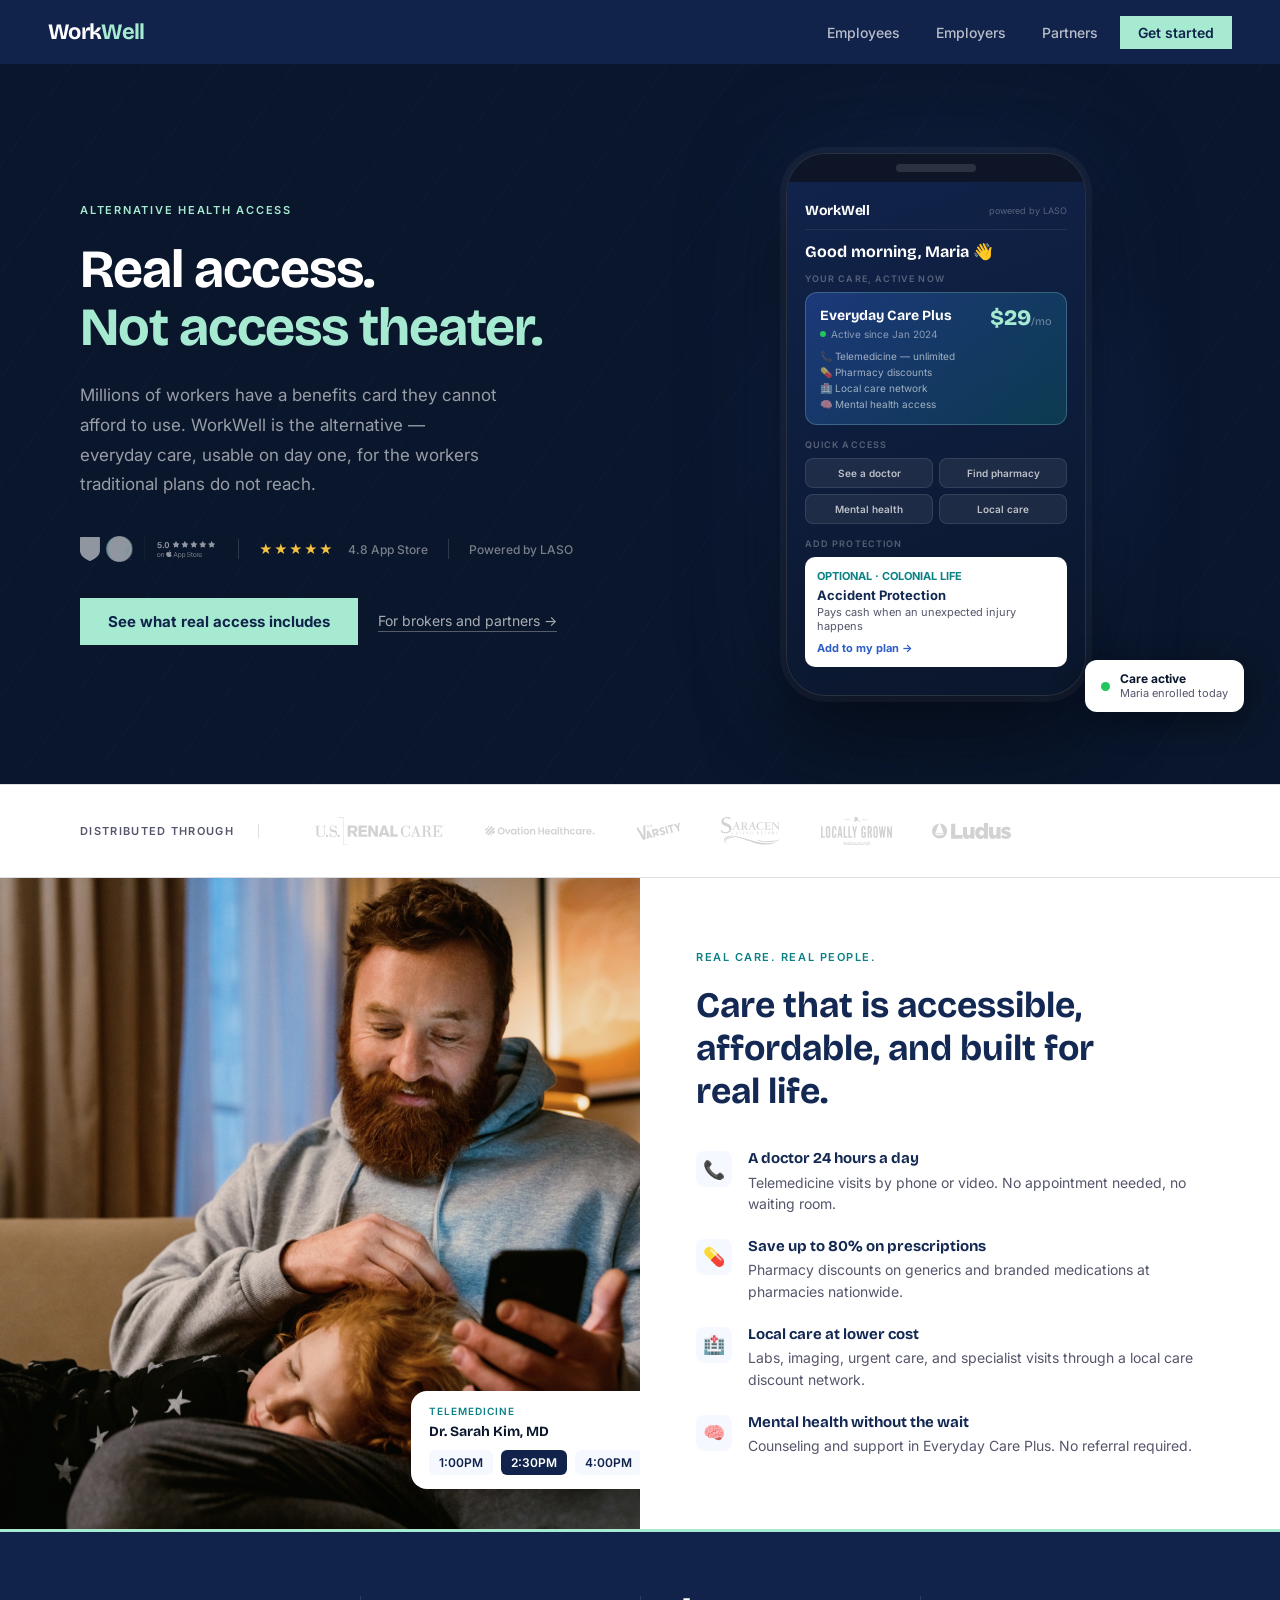
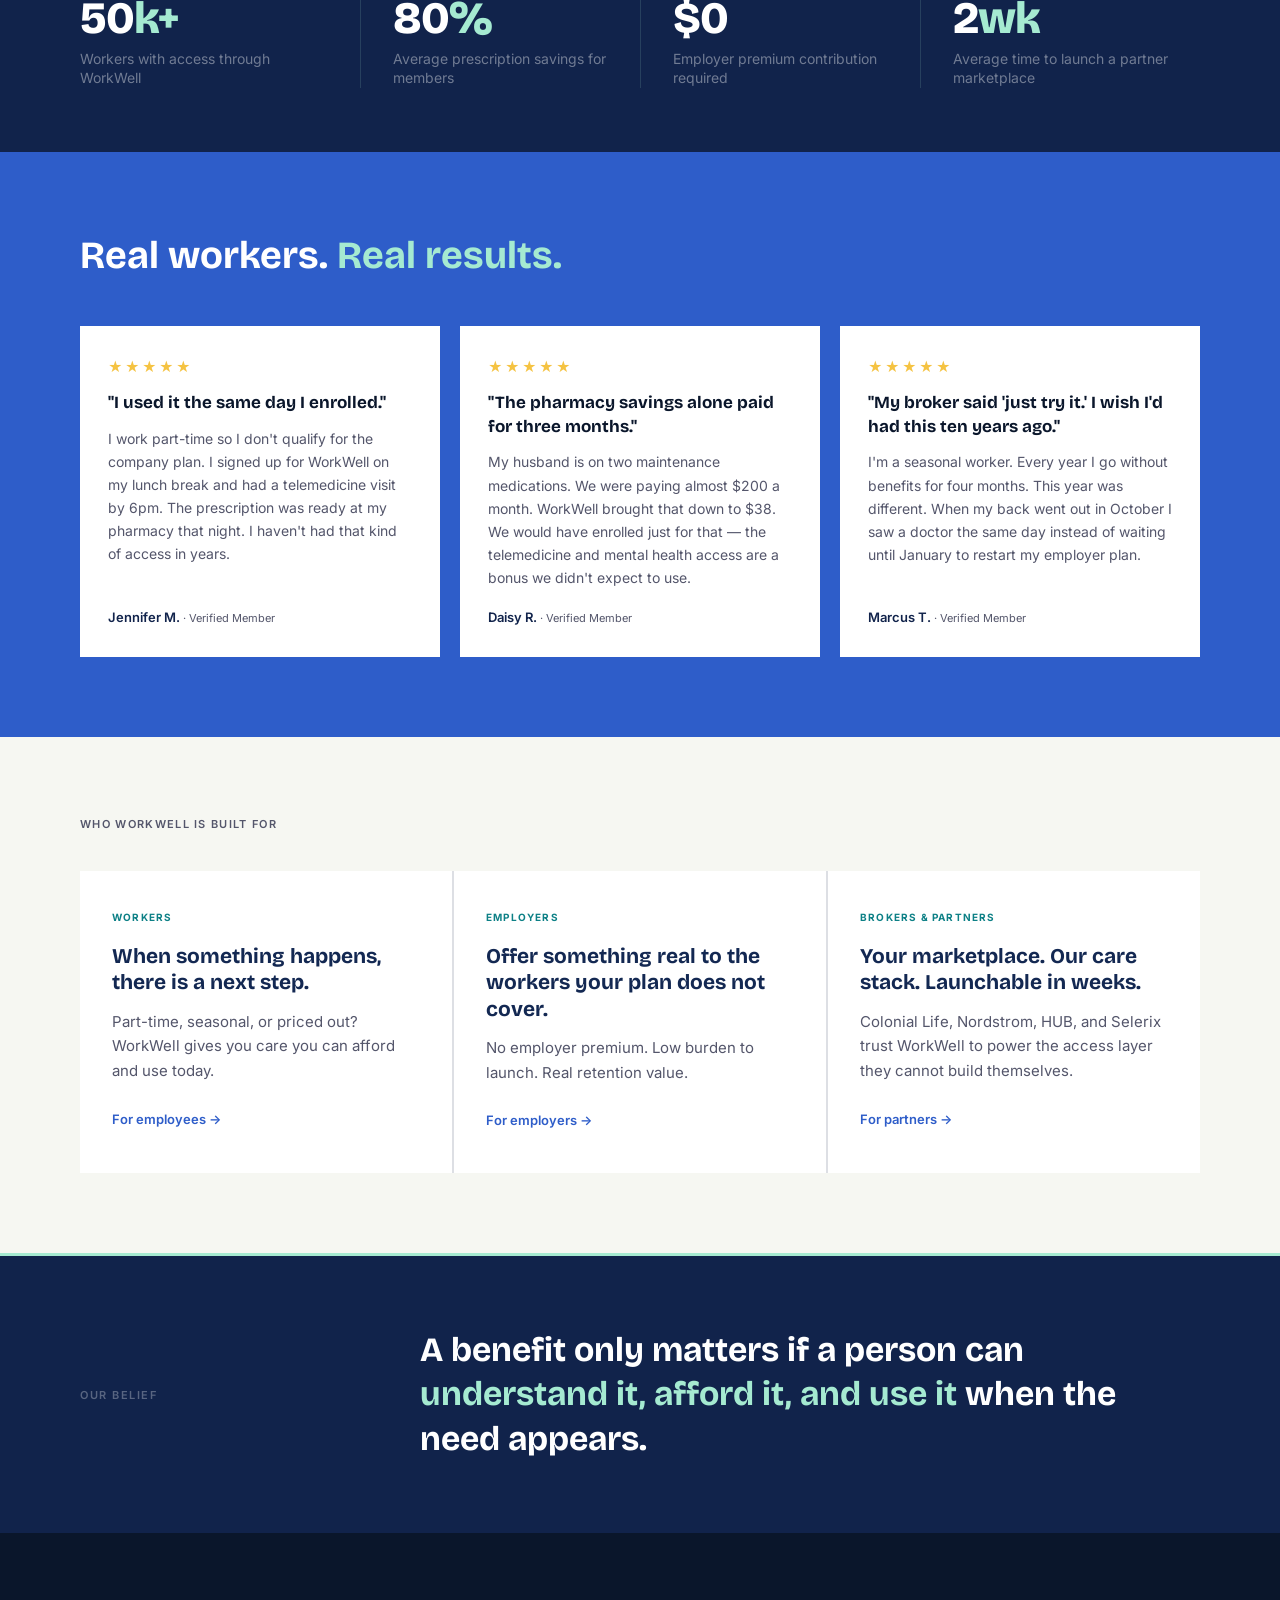
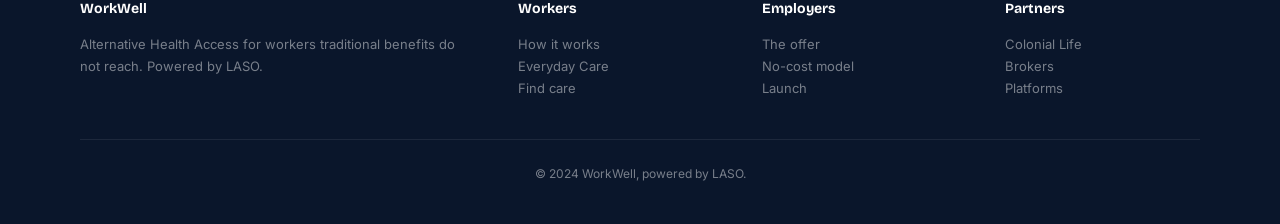
<file: index.html>
<!DOCTYPE html>
<html lang="en">
<head>
<meta charset="UTF-8">
<meta name="viewport" content="width=device-width, initial-scale=1">
<title>WorkWell — Real Access. Not Access Theater.</title>
<link rel="stylesheet" href="styles.css">
<style>

/* ── HERO ─────────────────────────────────────────── */
.hero {
  background: var(--ink);
  position: relative;
  overflow: hidden;
}

.hero::before {
  content: '';
  position: absolute;
  inset: 0;
  background: repeating-linear-gradient(
    -55deg,
    transparent 0px, transparent 60px,
    rgba(46,93,201,0.05) 60px, rgba(46,93,201,0.05) 61px
  );
  pointer-events: none;
}

/* Constrained inner wrapper — caps widescreen stretch */
.hero-inner {
  max-width: 1440px;
  margin: 0 auto;
  min-height: 80vh;
  display: grid;
  grid-template-columns: 1fr 1fr;
  position: relative;
  z-index: 1;
}

.hero-left {
  padding: 80px 56px 80px 80px;
  display: flex;
  flex-direction: column;
  justify-content: center;
}

/* Cap text content within the left column */
.hero-left-content {
  max-width: 520px;
}

.hero-left .kicker {
  font-size: 11px;
  font-weight: 600;
  letter-spacing: 0.16em;
  text-transform: uppercase;
  color: var(--mint);
  margin-bottom: 24px;
}

.hero-left h1 {
  font-size: clamp(40px, 4.2vw, 62px);
  line-height: 1.08;
  color: white;
  margin-bottom: 24px;
  letter-spacing: -0.02em;
}

.hero-left h1 em {
  font-style: normal;
  color: var(--mint);
  display: block;
}

.hero-left .sub {
  font-size: 17px;
  line-height: 1.75;
  color: rgba(255,255,255,0.58);
  max-width: 420px;
  margin-bottom: 36px;
}

.trust-marks {
  display: flex;
  align-items: center;
  gap: 20px;
  margin-bottom: 36px;
  flex-wrap: wrap;
}

.trust-mark {
  display: flex;
  align-items: center;
  gap: 8px;
  font-size: 12px;
  color: rgba(255,255,255,0.45);
  font-weight: 500;
  font-family: 'Inter', sans-serif;
}

.trust-mark img {
  height: 24px;
  width: auto;
  opacity: 0.55;
  filter: brightness(10);
}

.stars { color: #F5C342; font-size: 13px; letter-spacing: 1px; }

.trust-divider {
  width: 1px;
  height: 20px;
  background: rgba(255,255,255,0.15);
}

.hero-actions {
  display: flex;
  align-items: center;
  gap: 20px;
  flex-wrap: wrap;
}

/* ── PRODUCT PANEL ─────────────────────────────────── */
.hero-right {
  position: relative;
  display: flex;
  align-items: center;
  justify-content: center;
  padding: 48px 80px 48px 32px;
}

.hero-right::before {
  content: '';
  position: absolute;
  top: 50%; left: 50%;
  transform: translate(-50%, -50%);
  width: 480px; height: 480px;
  background: radial-gradient(circle, rgba(46,93,201,0.18) 0%, transparent 70%);
  pointer-events: none;
}

.phone-shell {
  width: 300px;
  background: #0D1526;
  border-radius: 40px;
  border: 1px solid rgba(255,255,255,0.12);
  box-shadow:
    0 0 0 6px rgba(255,255,255,0.04),
    0 40px 80px rgba(0,0,0,0.6),
    0 0 120px rgba(46,93,201,0.2);
  overflow: hidden;
  position: relative;
  z-index: 2;
}

.phone-notch {
  height: 28px;
  background: #0D1526;
  display: flex;
  align-items: center;
  justify-content: center;
}

.phone-pill {
  width: 80px; height: 8px;
  background: rgba(255,255,255,0.12);
  border-radius: 4px;
}

.phone-screen {
  background: linear-gradient(160deg, #11234B 0%, #0A162B 100%);
  padding: 20px 18px 28px;
}

.phone-header {
  font-family: 'Bricolage Grotesque', sans-serif;
  font-size: 13px;
  font-weight: 700;
  color: white;
  margin-bottom: 3px;
}

.phone-sub {
  font-size: 10px;
  color: rgba(255,255,255,0.35);
  margin-bottom: 18px;
}

.phone-card {
  background: rgba(255,255,255,0.06);
  border: 1px solid rgba(255,255,255,0.1);
  border-radius: 12px;
  padding: 14px;
  margin-bottom: 10px;
}

.phone-card.featured {
  background: linear-gradient(135deg, rgba(46,93,201,0.35) 0%, rgba(13,128,134,0.25) 100%);
  border-color: rgba(165,234,209,0.3);
}

.phone-card-label {
  font-size: 9px;
  font-weight: 700;
  letter-spacing: 0.12em;
  text-transform: uppercase;
  color: var(--mint);
  margin-bottom: 6px;
}

.phone-card-title {
  font-family: 'Bricolage Grotesque', sans-serif;
  font-size: 14px;
  font-weight: 700;
  color: white;
  margin-bottom: 8px;
}

.phone-items {
  display: flex;
  flex-direction: column;
  gap: 5px;
}

.phone-item {
  font-size: 10px;
  color: rgba(255,255,255,0.5);
  display: flex;
  align-items: center;
  gap: 6px;
}

.phone-item::before {
  content: '✓';
  color: var(--mint);
  font-size: 10px;
  flex-shrink: 0;
}

.phone-price-row {
  display: flex;
  justify-content: space-between;
  align-items: center;
  margin-top: 10px;
  font-size: 11px;
  color: rgba(255,255,255,0.35);
}

.phone-price-row strong {
  color: var(--mint);
  font-size: 16px;
  font-family: 'Bricolage Grotesque', sans-serif;
}

.phone-btn {
  background: var(--mint);
  color: var(--navy);
  font-size: 12px;
  font-weight: 700;
  text-align: center;
  padding: 11px;
  border-radius: 8px;
  margin-top: 14px;
  letter-spacing: 0.02em;
}

/* ── PHONE NEW SCREEN STYLES ──────── */
.phone-topbar { display:flex; justify-content:space-between; align-items:center; margin-bottom:12px; padding-bottom:10px; border-bottom:1px solid rgba(255,255,255,0.08); }
.phone-logo { font-family:'Bricolage Grotesque',sans-serif; font-size:14px; font-weight:700; color:white; letter-spacing:-0.02em; }
.phone-powered { font-size:9px; color:rgba(255,255,255,0.3); }
.phone-greeting { font-family:'Bricolage Grotesque',sans-serif; font-size:16px; font-weight:700; color:white; margin-bottom:12px; }
.phone-section-label { font-size:9px; font-weight:600; letter-spacing:0.12em; text-transform:uppercase; color:rgba(255,255,255,0.3); margin-bottom:8px; }
.phone-care-card { background:linear-gradient(135deg,rgba(46,93,201,0.4) 0%,rgba(13,128,134,0.3) 100%); border:1px solid rgba(165,234,209,0.25); border-radius:12px; padding:14px; margin-bottom:4px; }
.phone-care-top { display:flex; justify-content:space-between; align-items:flex-start; margin-bottom:10px; }
.phone-care-name { font-family:'Bricolage Grotesque',sans-serif; font-size:14px; font-weight:700; color:white; margin-bottom:4px; }
.phone-care-status { font-size:10px; color:rgba(255,255,255,0.5); display:flex; align-items:center; gap:5px; }
.active-dot { width:6px; height:6px; background:#22C55E; border-radius:50%; display:inline-block; }
.phone-care-price { font-family:'Bricolage Grotesque',sans-serif; font-size:22px; font-weight:800; color:var(--mint); line-height:1; }
.phone-care-price span { font-size:11px; font-weight:400; color:rgba(255,255,255,0.4); }
.phone-care-features { display:flex; flex-direction:column; gap:4px; }
.phone-feature { font-size:10px; color:rgba(255,255,255,0.6); }
.phone-quick-grid { display:grid; grid-template-columns:1fr 1fr; gap:6px; margin-bottom:4px; }
.phone-quick-btn { background:rgba(255,255,255,0.07); border:1px solid rgba(255,255,255,0.1); border-radius:8px; padding:8px 10px; font-size:10px; font-weight:600; color:rgba(255,255,255,0.7); text-align:center; }
.phone-addon-card { background:white; border-radius:10px; padding:12px; }
.phone-addon-cta { margin-top:8px; font-size:11px; font-weight:700; color:var(--blue); }

/* ── END PHONE NEW SCREEN STYLES ────── */

.float-badge {
  position: absolute;
  bottom: 72px;
  right: 36px;
  background: white;
  border-radius: 12px;
  padding: 12px 16px;
  display: flex;
  align-items: center;
  gap: 10px;
  box-shadow: 0 8px 32px rgba(0,0,0,0.4);
  z-index: 3;
}

.badge-dot {
  width: 9px; height: 9px;
  background: #22C55E;
  border-radius: 50%;
  flex-shrink: 0;
}

.badge-text-main {
  font-size: 12px;
  font-weight: 700;
  color: #0A162B;
  line-height: 1.2;
}

.badge-text-sub {
  font-size: 11px;
  color: #54566B;
  line-height: 1.2;
}

/* ── LOGO STRIP ─────────────────────────────────────── */
.logo-strip {
  background: white;
  border-top: 1px solid var(--border);
  border-bottom: 1px solid var(--border);
  padding: 32px 64px;
}

.logo-strip .strip-inner {
  max-width: 1120px;
  margin: 0 auto;
  display: flex;
  align-items: center;
  gap: 48px;
  flex-wrap: wrap;
}

.strip-label {
  font-size: 11px;
  font-weight: 600;
  letter-spacing: 0.12em;
  text-transform: uppercase;
  color: var(--slate);
  white-space: nowrap;
  flex-shrink: 0;
  padding-right: 24px;
  border-right: 1px solid var(--border);
  margin-right: 8px;
}

.logos {
  display: flex;
  align-items: center;
  gap: 40px;
  flex-wrap: wrap;
  flex: 1;
}

.logos img {
  height: 28px;
  max-width: 140px;
  width: auto;
  object-fit: contain;
  /* brightness(0) forces any colored SVG to solid black silhouette,
     then opacity dials the gray level. Correct regardless of SVG fill color. */
  filter: grayscale(1) brightness(0);
  opacity: 0.35;
  transition: opacity 0.2s;
}

.logos img:hover {
  opacity: 0.6;
}

/* ── PROOF SECTION ───────────────────────────────────── */
.proof-section {
  background: white;
  overflow: hidden;
}

.proof-section-inner {
  max-width: 1440px;
  margin: 0 auto;
  display: grid;
  grid-template-columns: 1fr 1fr;
  min-height: 560px;
}

.proof-photo {
  position: relative;
  overflow: hidden;
  background: var(--navy);
}

.proof-photo img {
  width: 100%;
  height: 100%;
  object-fit: cover;
  display: block;
}

.photo-ui-card {
  position: absolute;
  bottom: 40px;
  right: -20px;
  background: white;
  border-radius: 16px;
  padding: 14px 18px;
  box-shadow: 0 12px 48px rgba(0,0,0,0.25);
  min-width: 210px;
}

.ui-card-label {
  font-size: 10px;
  font-weight: 600;
  letter-spacing: 0.1em;
  text-transform: uppercase;
  color: var(--teal);
  margin-bottom: 6px;
}

.ui-card-title {
  font-family: 'Bricolage Grotesque', sans-serif;
  font-weight: 700;
  font-size: 14px;
  color: var(--ink);
  margin-bottom: 10px;
}

.ui-times {
  display: flex;
  gap: 8px;
}

.ui-time {
  background: var(--pale);
  color: var(--navy);
  font-size: 12px;
  font-weight: 600;
  padding: 5px 10px;
  border-radius: 6px;
  font-family: 'Inter', sans-serif;
}

.ui-time.selected {
  background: var(--navy);
  color: white;
}

.proof-copy {
  padding: 72px 56px;
  display: flex;
  flex-direction: column;
  justify-content: center;
}

.proof-copy h2 {
  font-size: clamp(26px, 2.8vw, 38px);
  line-height: 1.2;
  color: var(--navy-h);
  margin-bottom: 36px;
  max-width: 420px;
}

.proof-list {
  list-style: none;
  display: flex;
  flex-direction: column;
  gap: 22px;
}

.proof-list li {
  display: flex;
  gap: 16px;
  align-items: flex-start;
}

.proof-icon {
  width: 36px;
  height: 36px;
  background: var(--pale);
  border-radius: 8px;
  display: flex;
  align-items: center;
  justify-content: center;
  font-size: 18px;
  flex-shrink: 0;
  margin-top: 2px;
}

.proof-list li h4 {
  font-size: 15px;
  color: var(--navy-h);
  margin-bottom: 3px;
  line-height: 1.3;
}

.proof-list li p {
  font-size: 14px;
  color: var(--slate);
  line-height: 1.55;
  margin: 0;
}

/* ── METRICS BAND ─────────────────────────────────────── */
.metrics-band {
  background: var(--navy);
  padding: 64px 64px;
  border-top: 3px solid var(--mint);
}

.metrics-inner {
  max-width: 1120px;
  margin: 0 auto;
  display: grid;
  grid-template-columns: repeat(4, 1fr);
  gap: 0;
}

.metric {
  border-left: 1px solid rgba(165,234,209,0.15);
  padding: 0 32px;
}

.metric:first-child { border-left: none; padding-left: 0; }

.metric-n {
  font-family: 'Bricolage Grotesque', sans-serif;
  font-size: clamp(36px, 3.5vw, 56px);
  font-weight: 800;
  color: white;
  line-height: 1;
  margin-bottom: 8px;
  letter-spacing: -0.02em;
}

.metric-n span { color: var(--mint); }

.metric-label {
  font-size: 14px;
  color: rgba(255,255,255,0.4);
  line-height: 1.4;
}

/* ── TESTIMONIALS ─────────────────────────────────────── */
.testimonials {
  background: var(--blue);
  padding: 80px 64px;
}

.testimonials .t-inner {
  max-width: 1120px;
  margin: 0 auto;
}

.testimonials h2 {
  font-size: clamp(28px, 3vw, 44px);
  color: white;
  margin-bottom: 48px;
  line-height: 1.2;
}

.testimonials h2 em {
  font-style: normal;
  color: var(--mint);
}

.testimonial-grid {
  display: grid;
  grid-template-columns: repeat(3, 1fr);
  gap: 20px;
}

.testimonial-card {
  background: white;
  padding: 32px 28px;
  display: flex;
  flex-direction: column;
}

.t-stars {
  color: #F5C342;
  font-size: 14px;
  margin-bottom: 16px;
  letter-spacing: 2px;
}

.t-quote {
  font-family: 'Bricolage Grotesque', sans-serif;
  font-size: 17px;
  font-weight: 700;
  color: var(--ink);
  line-height: 1.4;
  margin-bottom: 12px;
}

.t-body {
  font-size: 14px;
  color: var(--slate);
  line-height: 1.65;
  flex: 1;
  margin-bottom: 20px;
}

.t-author {
  font-size: 13px;
  font-weight: 600;
  color: var(--navy);
}

.t-verified {
  font-size: 11px;
  color: var(--slate);
  font-weight: 400;
}

/* ── AUDIENCE LANES ─────────────────────────────────── */
.lanes {
  background: var(--offwhite);
  padding: 80px 64px;
}

.lanes .lanes-inner { max-width: 1120px; margin: 0 auto; }

.lanes .section-label {
  font-size: 11px;
  font-weight: 600;
  letter-spacing: 0.12em;
  text-transform: uppercase;
  color: var(--slate);
  margin-bottom: 40px;
}

.lanes-grid {
  display: grid;
  grid-template-columns: repeat(3, 1fr);
  gap: 2px;
  background: var(--border);
}

.lane {
  background: white;
  padding: 40px 32px 44px;
  text-decoration: none;
  display: block;
  transition: background 0.15s;
  position: relative;
  overflow: hidden;
}

.lane::after {
  content: '';
  position: absolute;
  bottom: 0; left: 0; right: 0;
  height: 3px;
  background: var(--mint);
  transform: scaleX(0);
  transform-origin: left;
  transition: transform 0.2s;
}

.lane:hover { background: var(--pale); }
.lane:hover::after { transform: scaleX(1); }

.lane-tag {
  font-size: 10px;
  font-weight: 700;
  letter-spacing: 0.12em;
  text-transform: uppercase;
  color: var(--teal);
  margin-bottom: 20px;
  display: block;
}

.lane h3 {
  font-size: 21px;
  line-height: 1.25;
  color: var(--navy-h);
  margin-bottom: 14px;
}

.lane p {
  font-size: 15px;
  line-height: 1.65;
  color: var(--slate);
  margin-bottom: 24px;
}

.lane-link {
  font-size: 13px;
  font-weight: 600;
  color: var(--blue);
}

/* ── BELIEF BAND ─────────────────────────────────────── */
.belief {
  background: var(--navy);
  padding: 72px 64px;
  border-top: 3px solid var(--mint);
}

.belief .b-inner {
  max-width: 1120px;
  margin: 0 auto;
  display: grid;
  grid-template-columns: 1fr 3fr;
  gap: 80px;
  align-items: center;
}

.belief .b-label {
  font-size: 11px;
  font-weight: 600;
  letter-spacing: 0.14em;
  text-transform: uppercase;
  color: rgba(255,255,255,0.3);
}

.belief blockquote {
  font-family: 'Bricolage Grotesque', sans-serif;
  font-size: clamp(22px, 2.8vw, 34px);
  font-weight: 700;
  line-height: 1.3;
  color: white;
}

.belief blockquote em {
  font-style: normal;
  color: var(--mint);
}

/* ── RESPONSIVE ─────────────────────────────────────── */
@media (max-width: 960px) {
  .hero-inner { grid-template-columns: 1fr; min-height: auto; }
  .hero-left { padding: 64px 28px 40px; }
  .hero-left-content { max-width: 100%; }
  .hero-right { display: none; }
  .proof-section-inner { grid-template-columns: 1fr; }
  .proof-photo { min-height: 320px; }
  .proof-copy { padding: 48px 28px; }
  .metrics-band { padding: 48px 28px; }
  .metrics-inner { grid-template-columns: repeat(2, 1fr); gap: 28px; }
  .metric { border-left: 1px solid rgba(165,234,209,0.15); padding: 0 20px; }
  .metric:first-child { border-left: none; padding-left: 0; }
  .testimonials { padding: 56px 28px; }
  .testimonial-grid { grid-template-columns: 1fr; }
  .lanes { padding: 56px 28px; }
  .lanes-grid { grid-template-columns: 1fr; }
  .belief .b-inner { grid-template-columns: 1fr; gap: 20px; }
  .belief { padding: 56px 28px; }
  .logo-strip { padding: 24px 28px; }
}
</style>
</head>
<body>

<nav>
  <a href="index.html" class="wordmark">Work<span>Well</span></a>
  <ul>
    <li><a href="employees.html">Employees</a></li>
    <li><a href="employers.html">Employers</a></li>
    <li><a href="partners.html">Partners</a></li>
    <li><a href="#" class="nav-cta">Get started</a></li>
  </ul>
</nav>

<!-- HERO -->
<section class="hero">
  <div class="hero-inner">
    <div class="hero-left">
      <div class="hero-left-content">
    <span class="kicker">Alternative Health Access</span>
    <h1>Real access.<br><em>Not access theater.</em></h1>
    <p class="sub">Millions of workers have a benefits card they cannot afford to use. WorkWell is the alternative — everyday care, usable on day one, for the workers traditional plans do not reach.</p>

    <div class="trust-marks">
      <img src="assets/hipaa-badge.svg" alt="HIPAA Compliant" style="height:26px;width:auto;opacity:0.55;filter:brightness(10);">
      <span class="trust-divider"></span>
      <span class="trust-mark"><span class="stars">★★★★★</span>&nbsp; 4.8 App Store</span>
      <span class="trust-divider"></span>
      <span class="trust-mark">Powered by LASO</span>
    </div>

    <div class="hero-actions">
      <a href="employees.html" class="btn">See what real access includes</a>
      <a href="partners.html" class="btn-ghost">For brokers and partners →</a>
    </div>
    </div><!-- /.hero-left-content -->
    </div><!-- /.hero-left -->

  <div class="hero-right">
    <div class="phone-shell">
      <div class="phone-notch"><div class="phone-pill"></div></div>
      <div class="phone-screen">
        <div class="phone-topbar">
          <span class="phone-logo">WorkWell</span>
          <span class="phone-powered">powered by LASO</span>
        </div>
        <div class="phone-greeting">Good morning, Maria 👋</div>
        <div class="phone-section-label">Your care, active now</div>

        <div class="phone-care-card">
          <div class="phone-care-top">
            <div>
              <div class="phone-care-name">Everyday Care Plus</div>
              <div class="phone-care-status"><span class="active-dot"></span> Active since Jan 2024</div>
            </div>
            <div class="phone-care-price">$29<span>/mo</span></div>
          </div>
          <div class="phone-care-features">
            <div class="phone-feature">📞 Telemedicine — unlimited</div>
            <div class="phone-feature">💊 Pharmacy discounts</div>
            <div class="phone-feature">🏥 Local care network</div>
            <div class="phone-feature">🧠 Mental health access</div>
          </div>
        </div>

        <div class="phone-section-label" style="margin-top:14px;">Quick access</div>
        <div class="phone-quick-grid">
          <div class="phone-quick-btn">See a doctor</div>
          <div class="phone-quick-btn">Find pharmacy</div>
          <div class="phone-quick-btn">Mental health</div>
          <div class="phone-quick-btn">Local care</div>
        </div>

        <div class="phone-section-label" style="margin-top:14px;">Add protection</div>
        <div class="phone-addon-card">
          <div style="font-size:11px;font-weight:700;color:#0D8086;margin-bottom:4px;">OPTIONAL · COLONIAL LIFE</div>
          <div style="font-size:13px;font-weight:700;color:#132852;">Accident Protection</div>
          <div style="font-size:11px;color:#54566B;margin-top:2px;">Pays cash when an unexpected injury happens</div>
          <div class="phone-addon-cta">Add to my plan →</div>
        </div>
      </div>
    </div>

    <div class="float-badge">
      <div class="badge-dot"></div>
      <div>
        <div class="badge-text-main">Care active</div>
        <div class="badge-text-sub">Maria enrolled today</div>
      </div>
    </div><!-- /.float-badge hero-right -->
  </div><!-- /.hero-inner -->
</section>

<!-- LOGO STRIP -->
<div class="logo-strip">
  <div class="strip-inner">
    <span class="strip-label">Distributed through</span>
    <div class="logos">
      <img src="assets/logo-usrc.svg" alt="U.S. Renal Care">
      <img src="assets/logo-ovation.svg" alt="Ovation Healthcare" style="max-width:110px;">
      <img src="assets/logo-varsity.svg" alt="Varsity">
      <img src="assets/logo-saracen.svg" alt="Saracen">
      <img src="assets/logo-lg.svg" alt="Locally Grown">
      <img src="assets/logo-ludus.svg" alt="Ludus" style="max-width:80px;">
    </div>
  </div>
</div>

<!-- PROOF SECTION -->
<section class="proof-section">
  <div class="proof-section-inner">
  <div class="proof-photo">
    <img src="assets/lifestyle-father-child.jpg" alt="A father and child using WorkWell together">
    <div class="photo-ui-card">
      <div class="ui-card-label">Telemedicine</div>
      <div class="ui-card-title">Dr. Sarah Kim, MD</div>
      <div class="ui-times">
        <div class="ui-time">1:00PM</div>
        <div class="ui-time selected">2:30PM</div>
        <div class="ui-time">4:00PM</div>
      </div>
    </div>
  </div>

  <div class="proof-copy">
    <span style="font-size:11px;font-weight:600;letter-spacing:0.14em;text-transform:uppercase;color:var(--teal);margin-bottom:20px;display:block;">Real care. Real people.</span>
    <h2>Care that is accessible, affordable, and built for real life.</h2>
    <ul class="proof-list">
      <li>
        <div class="proof-icon">📞</div>
        <div>
          <h4>A doctor 24 hours a day</h4>
          <p>Telemedicine visits by phone or video. No appointment needed, no waiting room.</p>
        </div>
      </li>
      <li>
        <div class="proof-icon">💊</div>
        <div>
          <h4>Save up to 80% on prescriptions</h4>
          <p>Pharmacy discounts on generics and branded medications at pharmacies nationwide.</p>
        </div>
      </li>
      <li>
        <div class="proof-icon">🏥</div>
        <div>
          <h4>Local care at lower cost</h4>
          <p>Labs, imaging, urgent care, and specialist visits through a local care discount network.</p>
        </div>
      </li>
      <li>
        <div class="proof-icon">🧠</div>
        <div>
          <h4>Mental health without the wait</h4>
          <p>Counseling and support in Everyday Care Plus. No referral required.</p>
        </div>
      </li>
    </ul>
  </div>
  </div><!-- /.proof-copy proof section -->
</div><!-- /.proof-section-inner -->
</section>

<!-- METRICS BAND -->
<section class="metrics-band">
  <div class="metrics-inner">
    <div class="metric">
      <div class="metric-n">50<span>k+</span></div>
      <div class="metric-label">Workers with access through WorkWell</div>
    </div>
    <div class="metric">
      <div class="metric-n">80<span>%</span></div>
      <div class="metric-label">Average prescription savings for members</div>
    </div>
    <div class="metric">
      <div class="metric-n">$0</div>
      <div class="metric-label">Employer premium contribution required</div>
    </div>
    <div class="metric">
      <div class="metric-n">2<span>wk</span></div>
      <div class="metric-label">Average time to launch a partner marketplace</div>
    </div>
  </div>
</section>

<!-- TESTIMONIALS -->
<section class="testimonials">
  <div class="t-inner">
    <h2>Real workers. <em>Real results.</em></h2>
    <div class="testimonial-grid">
      <div class="testimonial-card">
        <div class="t-stars">★★★★★</div>
        <div class="t-quote">"I used it the same day I enrolled."</div>
        <p class="t-body">I work part-time so I don't qualify for the company plan. I signed up for WorkWell on my lunch break and had a telemedicine visit by 6pm. The prescription was ready at my pharmacy that night. I haven't had that kind of access in years.</p>
        <div class="t-author">Jennifer M. <span class="t-verified">· Verified Member</span></div>
      </div>
      <div class="testimonial-card">
        <div class="t-stars">★★★★★</div>
        <div class="t-quote">"The pharmacy savings alone paid for three months."</div>
        <p class="t-body">My husband is on two maintenance medications. We were paying almost $200 a month. WorkWell brought that down to $38. We would have enrolled just for that — the telemedicine and mental health access are a bonus we didn't expect to use.</p>
        <div class="t-author">Daisy R. <span class="t-verified">· Verified Member</span></div>
      </div>
      <div class="testimonial-card">
        <div class="t-stars">★★★★★</div>
        <div class="t-quote">"My broker said 'just try it.' I wish I'd had this ten years ago."</div>
        <p class="t-body">I'm a seasonal worker. Every year I go without benefits for four months. This year was different. When my back went out in October I saw a doctor the same day instead of waiting until January to restart my employer plan.</p>
        <div class="t-author">Marcus T. <span class="t-verified">· Verified Member</span></div>
      </div>
    </div>
  </div>
</section>

<!-- AUDIENCE LANES -->
<section class="lanes">
  <div class="lanes-inner">
    <p class="section-label">Who WorkWell is built for</p>
    <div class="lanes-grid">
      <a href="employees.html" class="lane">
        <span class="lane-tag">Workers</span>
        <h3>When something happens, there is a next step.</h3>
        <p>Part-time, seasonal, or priced out? WorkWell gives you care you can afford and use today.</p>
        <span class="lane-link">For employees →</span>
      </a>
      <a href="employers.html" class="lane">
        <span class="lane-tag">Employers</span>
        <h3>Offer something real to the workers your plan does not cover.</h3>
        <p>No employer premium. Low burden to launch. Real retention value.</p>
        <span class="lane-link">For employers →</span>
      </a>
      <a href="partners.html" class="lane">
        <span class="lane-tag">Brokers &amp; Partners</span>
        <h3>Your marketplace. Our care stack. Launchable in weeks.</h3>
        <p>Colonial Life, Nordstrom, HUB, and Selerix trust WorkWell to power the access layer they cannot build themselves.</p>
        <span class="lane-link">For partners →</span>
      </a>
    </div>
  </div>
</section>

<!-- BELIEF BAND -->
<section class="belief">
  <div class="b-inner">
    <span class="b-label">Our belief</span>
    <blockquote>A benefit only matters if a person can <em>understand it, afford it, and use it</em> when the need appears.</blockquote>
  </div>
</section>

<footer>
  <div class="footer-inner">
    <div>
      <strong>WorkWell</strong>
      <p>Alternative Health Access for workers traditional benefits do not reach. Powered by LASO.</p>
    </div>
    <div><strong>Workers</strong><p><a href="employees.html">How it works</a><br><a href="employees.html">Everyday Care</a><br><a href="employees.html">Find care</a></p></div>
    <div><strong>Employers</strong><p><a href="employers.html">The offer</a><br><a href="employers.html">No-cost model</a><br><a href="employers.html">Launch</a></p></div>
    <div><strong>Partners</strong><p><a href="partners.html">Colonial Life</a><br><a href="partners.html">Brokers</a><br><a href="partners.html">Platforms</a></p></div>
  </div>
  <p class="footer-base">© 2024 WorkWell, powered by LASO.</p>
</footer>

</body>
</html>
</file>
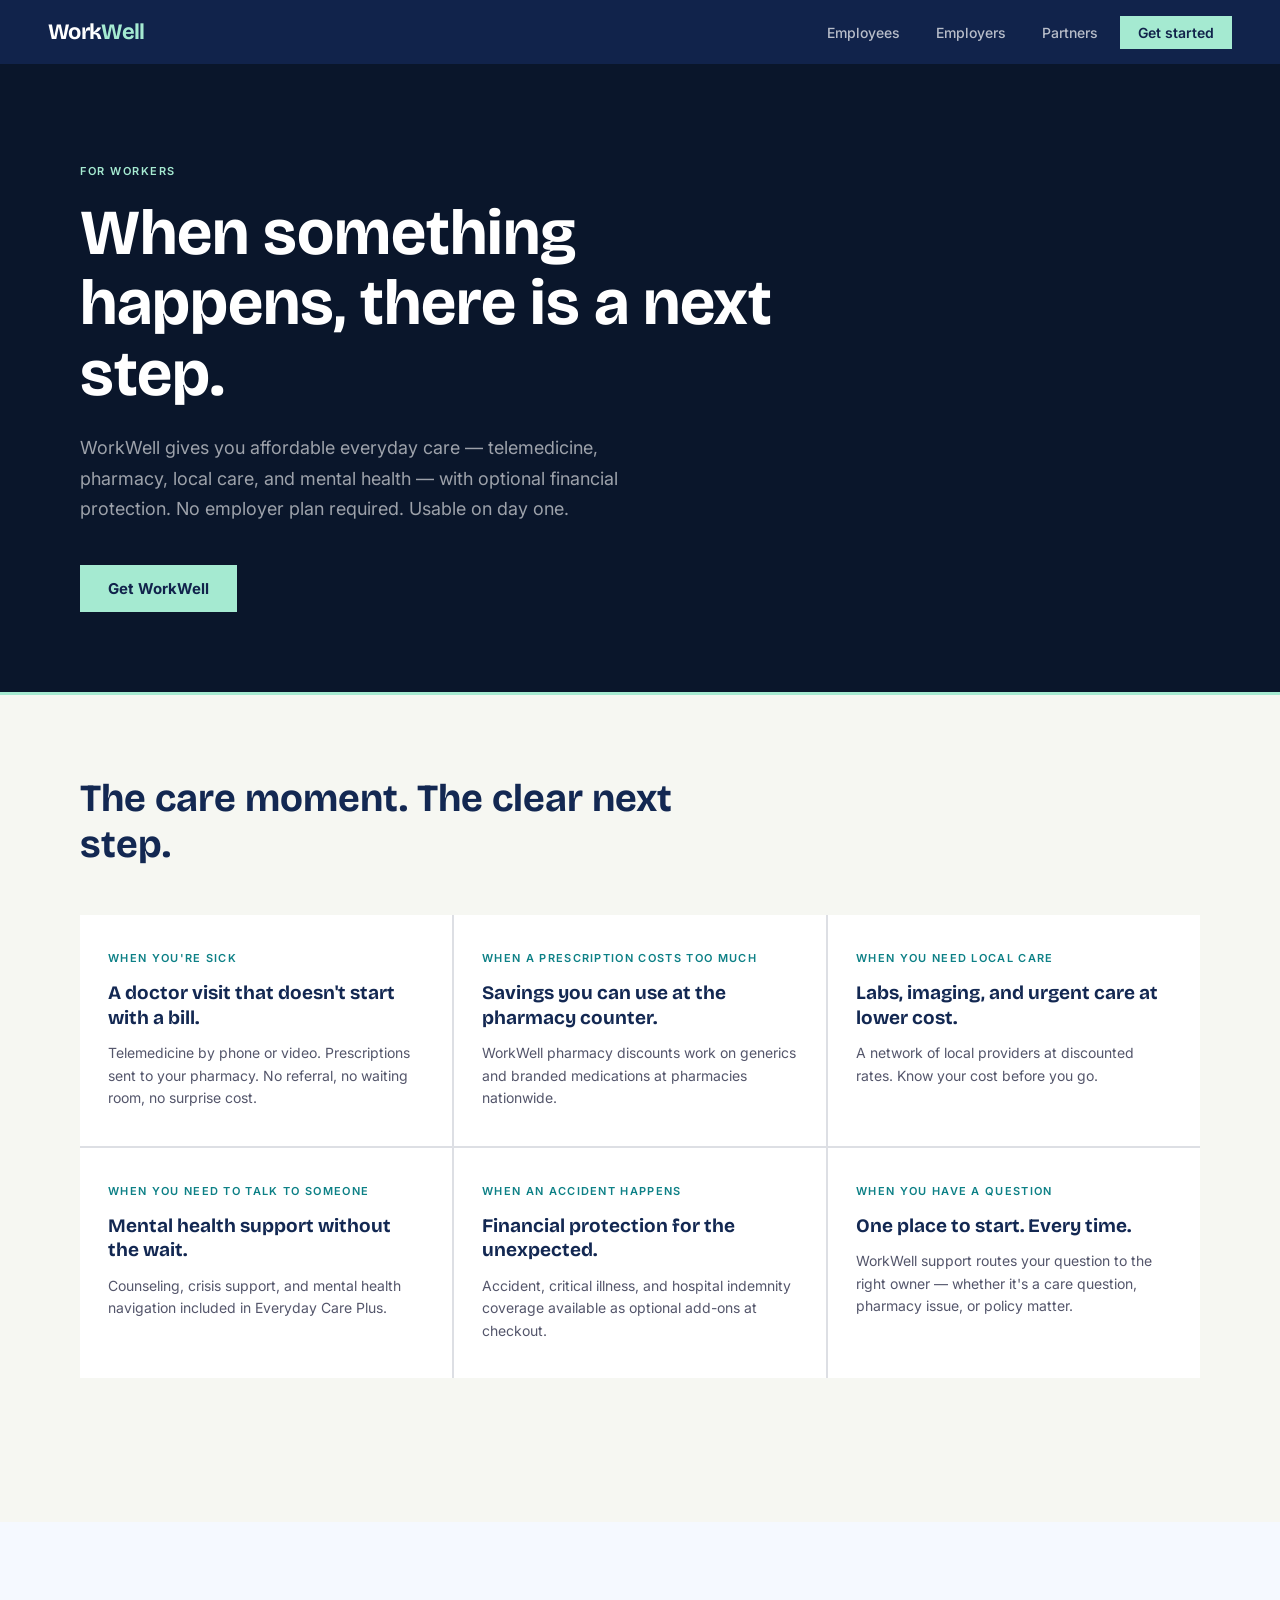
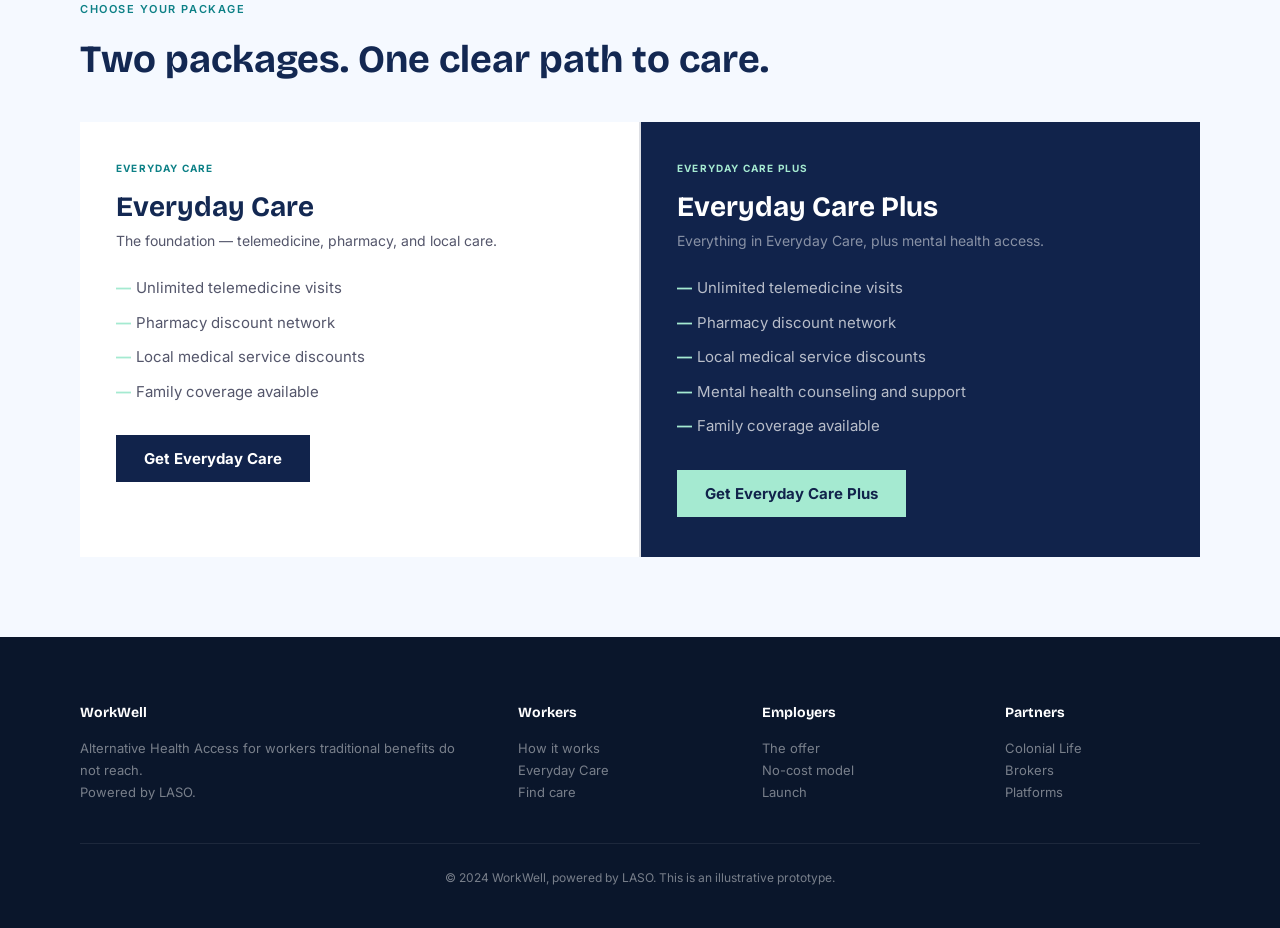
<file: employees.html>
<!DOCTYPE html>
<html lang="en">
<head>
<meta charset="UTF-8">
<meta name="viewport" content="width=device-width, initial-scale=1">
<title>WorkWell for Workers — When something happens, there is a next step.</title>
<link rel="stylesheet" href="styles.css">
<style>
.page-hero {
  background: var(--ink);
  padding: 100px 48px 80px;
}
.page-hero .inner { max-width: 1120px; margin: 0 auto; }
.page-hero h1 {
  font-size: clamp(40px, 5vw, 64px);
  line-height: 1.1;
  color: white;
  max-width: 700px;
  margin-bottom: 24px;
}
.page-hero p {
  font-size: 18px;
  line-height: 1.7;
  color: rgba(255,255,255,0.6);
  max-width: 560px;
  margin-bottom: 40px;
}

.moments {
  background: var(--offwhite);
  padding: 80px 48px;
  border-top: 3px solid var(--mint);
}
.moments .inner { max-width: 1120px; margin: 0 auto; }
.moments h2 {
  font-size: clamp(28px, 3vw, 40px);
  color: var(--navy-h);
  margin-bottom: 48px;
  max-width: 640px;
  line-height: 1.2;
}
.moments-grid {
  display: grid;
  grid-template-columns: repeat(3, 1fr);
  gap: 2px;
  background: var(--border);
  margin-bottom: 64px;
}
.moment-card {
  background: white;
  padding: 36px 28px;
}
.moment-card .trigger {
  font-size: 11px;
  font-weight: 600;
  letter-spacing: 0.12em;
  text-transform: uppercase;
  color: var(--teal);
  margin-bottom: 16px;
  display: block;
}
.moment-card h4 {
  font-size: 19px;
  color: var(--navy-h);
  margin-bottom: 12px;
  line-height: 1.3;
}
.moment-card p {
  font-size: 14px;
  color: var(--slate);
  line-height: 1.6;
}

.packages {
  background: var(--pale);
  padding: 80px 48px;
}
.packages .inner { max-width: 1120px; margin: 0 auto; }
.packages-grid {
  display: grid;
  grid-template-columns: repeat(2, 1fr);
  gap: 2px;
  background: var(--border);
  margin-top: 40px;
}
.package {
  background: white;
  padding: 40px 36px;
}
.package.featured { background: var(--navy); }
.package-tag {
  font-size: 10px;
  font-weight: 700;
  letter-spacing: 0.12em;
  text-transform: uppercase;
  color: var(--teal);
  margin-bottom: 16px;
  display: block;
}
.package.featured .package-tag { color: var(--mint); }
.package h3 {
  font-size: 28px;
  color: var(--navy-h);
  margin-bottom: 8px;
}
.package.featured h3 { color: white; }
.package .price {
  font-size: 14px;
  color: var(--slate);
  margin-bottom: 28px;
}
.package.featured .price { color: rgba(255,255,255,0.5); }
.package ul {
  list-style: none;
  display: flex;
  flex-direction: column;
  gap: 12px;
  margin-bottom: 32px;
}
.package ul li {
  font-size: 15px;
  color: var(--slate);
  padding-left: 20px;
  position: relative;
  line-height: 1.5;
}
.package ul li::before {
  content: '—';
  position: absolute;
  left: 0;
  color: var(--mint);
  font-weight: 700;
}
.package.featured ul li { color: rgba(255,255,255,0.7); }
.package.featured ul li::before { color: var(--mint); }

@media (max-width: 768px) {
  .page-hero { padding: 72px 24px 56px; }
  .moments { padding: 56px 24px; }
  .moments-grid, .packages-grid { grid-template-columns: 1fr; }
  .packages { padding: 56px 24px; }
}
</style>
</head>
<body>
<nav>
  <a href="index.html" class="wordmark">Work<span>Well</span></a>
  <ul>
    <li><a href="employees.html">Employees</a></li>
    <li><a href="employers.html">Employers</a></li>
    <li><a href="partners.html">Partners</a></li>
    <li><a href="#" class="nav-cta">Get started</a></li>
  </ul>
</nav>

<section class="page-hero">
  <div class="inner">
    <span class="kicker">For workers</span>
    <h1>When something happens, there is a next step.</h1>
    <p>WorkWell gives you affordable everyday care — telemedicine, pharmacy, local care, and mental health — with optional financial protection. No employer plan required. Usable on day one.</p>
    <a href="#" class="btn">Get WorkWell</a>
  </div>
</section>

<section class="moments">
  <div class="inner">
    <h2>The care moment. The clear next step.</h2>
    <div class="moments-grid">
      <div class="moment-card">
        <span class="trigger">When you're sick</span>
        <h4>A doctor visit that doesn't start with a bill.</h4>
        <p>Telemedicine by phone or video. Prescriptions sent to your pharmacy. No referral, no waiting room, no surprise cost.</p>
      </div>
      <div class="moment-card">
        <span class="trigger">When a prescription costs too much</span>
        <h4>Savings you can use at the pharmacy counter.</h4>
        <p>WorkWell pharmacy discounts work on generics and branded medications at pharmacies nationwide.</p>
      </div>
      <div class="moment-card">
        <span class="trigger">When you need local care</span>
        <h4>Labs, imaging, and urgent care at lower cost.</h4>
        <p>A network of local providers at discounted rates. Know your cost before you go.</p>
      </div>
      <div class="moment-card">
        <span class="trigger">When you need to talk to someone</span>
        <h4>Mental health support without the wait.</h4>
        <p>Counseling, crisis support, and mental health navigation included in Everyday Care Plus.</p>
      </div>
      <div class="moment-card">
        <span class="trigger">When an accident happens</span>
        <h4>Financial protection for the unexpected.</h4>
        <p>Accident, critical illness, and hospital indemnity coverage available as optional add-ons at checkout.</p>
      </div>
      <div class="moment-card">
        <span class="trigger">When you have a question</span>
        <h4>One place to start. Every time.</h4>
        <p>WorkWell support routes your question to the right owner — whether it's a care question, pharmacy issue, or policy matter.</p>
      </div>
    </div>
  </div>
</section>

<section class="packages">
  <div class="inner">
    <span class="kicker dark">Choose your package</span>
    <h2 style="font-size:clamp(28px,3vw,40px);color:var(--navy-h);margin-bottom:0;line-height:1.2;">Two packages. One clear path to care.</h2>
    <div class="packages-grid">
      <div class="package">
        <span class="package-tag">Everyday Care</span>
        <h3>Everyday Care</h3>
        <p class="price">The foundation — telemedicine, pharmacy, and local care.</p>
        <ul>
          <li>Unlimited telemedicine visits</li>
          <li>Pharmacy discount network</li>
          <li>Local medical service discounts</li>
          <li>Family coverage available</li>
        </ul>
        <a href="#" class="btn btn-navy">Get Everyday Care</a>
      </div>
      <div class="package featured">
        <span class="package-tag">Everyday Care Plus</span>
        <h3>Everyday Care Plus</h3>
        <p class="price">Everything in Everyday Care, plus mental health access.</p>
        <ul>
          <li>Unlimited telemedicine visits</li>
          <li>Pharmacy discount network</li>
          <li>Local medical service discounts</li>
          <li>Mental health counseling and support</li>
          <li>Family coverage available</li>
        </ul>
        <a href="#" class="btn">Get Everyday Care Plus</a>
      </div>
    </div>
  </div>
</section>

<footer>
  <div class="footer-inner">
    <div>
      <strong>WorkWell</strong>
      <p>Alternative Health Access for workers traditional benefits do not reach.<br>Powered by LASO.</p>
    </div>
    <div>
      <strong>Workers</strong>
      <p><a href="employees.html">How it works</a><br><a href="employees.html">Everyday Care</a><br><a href="employees.html">Find care</a></p>
    </div>
    <div>
      <strong>Employers</strong>
      <p><a href="employers.html">The offer</a><br><a href="employers.html">No-cost model</a><br><a href="employers.html">Launch</a></p>
    </div>
    <div>
      <strong>Partners</strong>
      <p><a href="partners.html">Colonial Life</a><br><a href="partners.html">Brokers</a><br><a href="partners.html">Platforms</a></p>
    </div>
  </div>
  <p class="footer-base">© 2024 WorkWell, powered by LASO. This is an illustrative prototype.</p>
</footer>
</body>
</html>
</file>
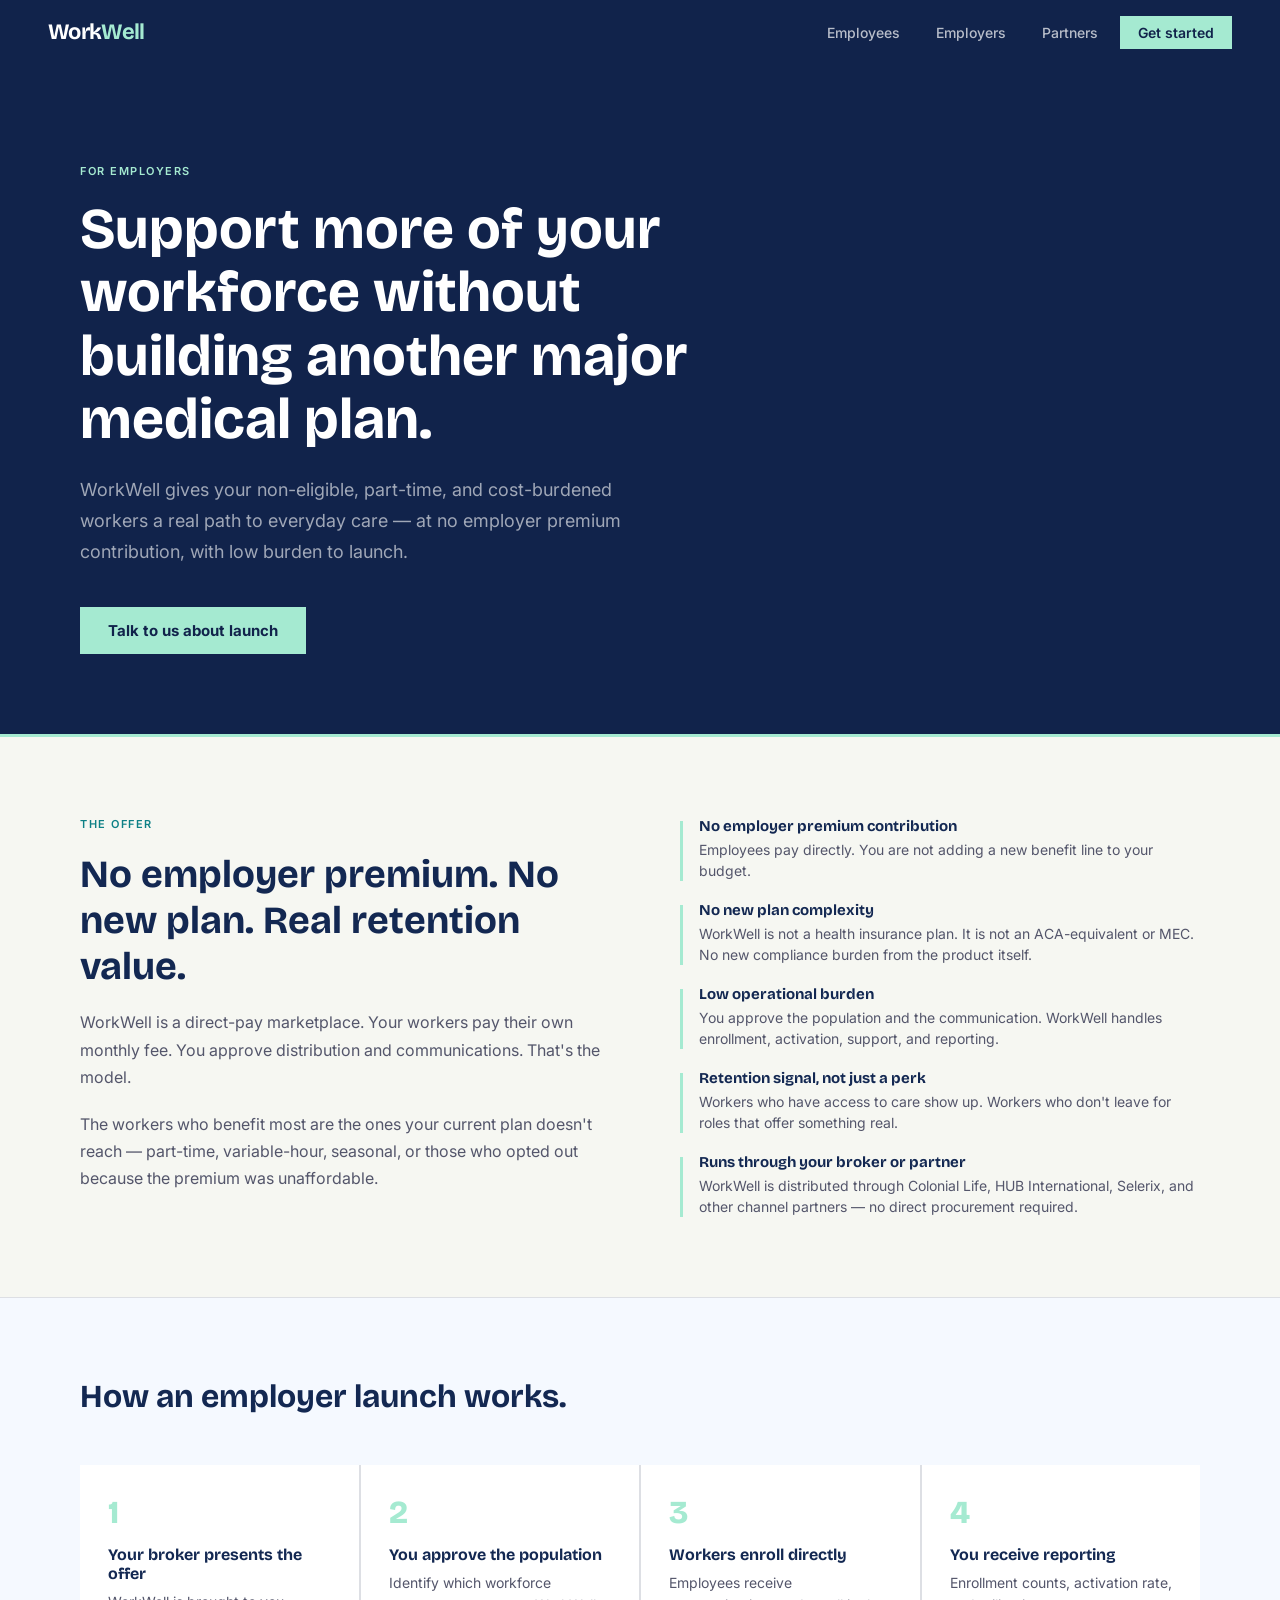
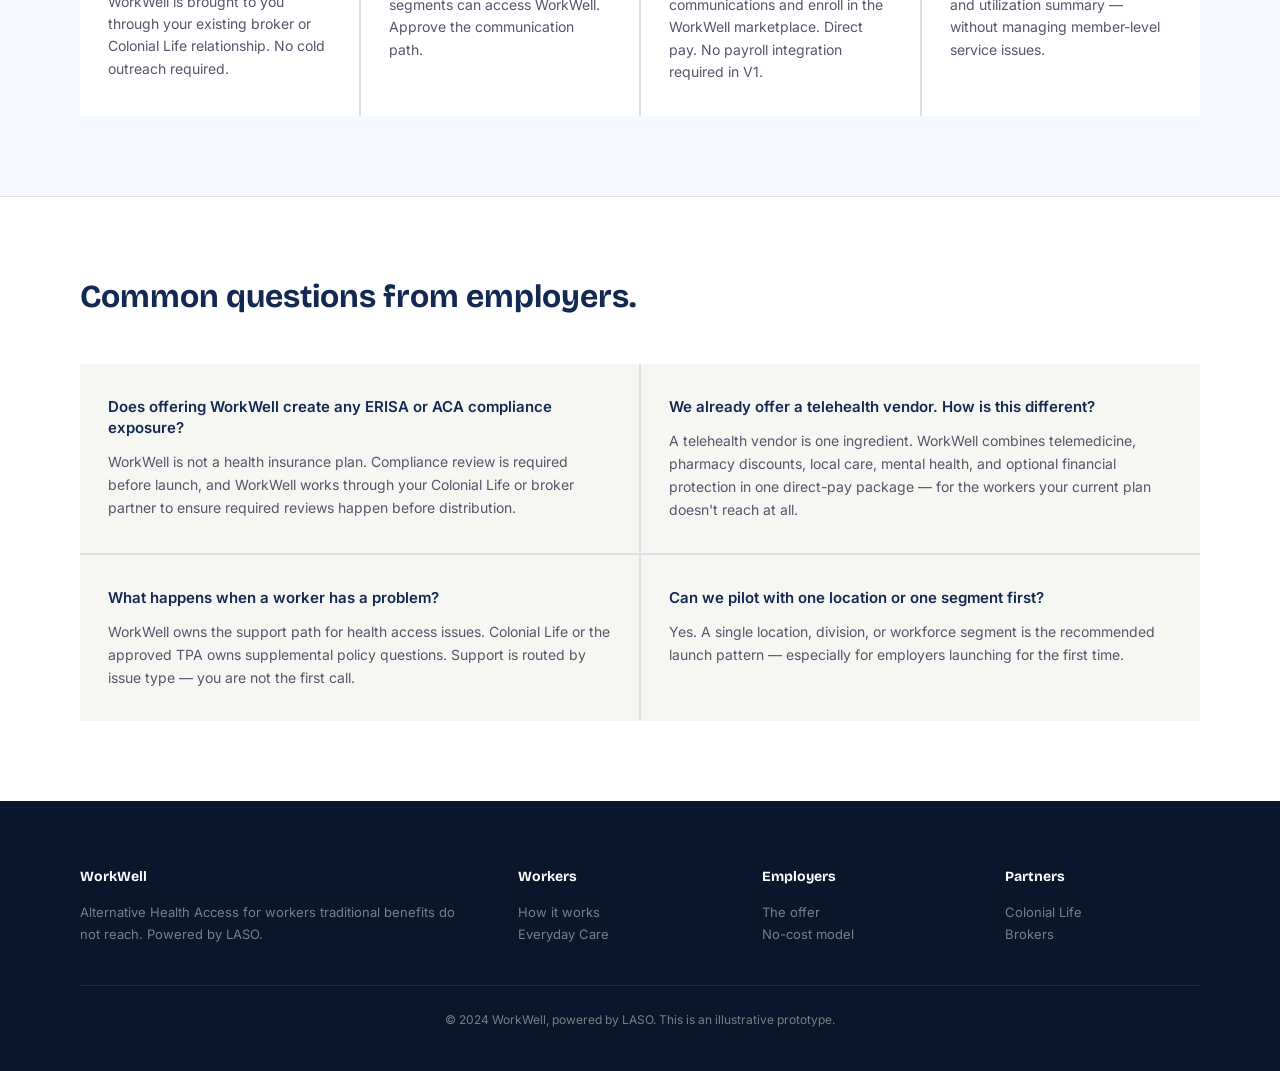
<file: employers.html>
<!DOCTYPE html>
<html lang="en">
<head>
<meta charset="UTF-8">
<meta name="viewport" content="width=device-width, initial-scale=1">
<title>WorkWell for Employers — Support more workers without a new plan.</title>
<link rel="stylesheet" href="styles.css">
<style>
.page-hero {
  background: var(--navy);
  padding: 100px 48px 80px;
  border-bottom: 3px solid var(--mint);
}
.page-hero .inner { max-width: 1120px; margin: 0 auto; }
.page-hero h1 { font-size: clamp(36px,4.5vw,60px); line-height: 1.1; color: white; max-width: 720px; margin-bottom: 24px; }
.page-hero p { font-size: 18px; line-height: 1.7; color: rgba(255,255,255,0.6); max-width: 560px; margin-bottom: 40px; }

.no-cost { background: var(--offwhite); padding: 80px 48px; }
.no-cost .inner { max-width: 1120px; margin: 0 auto; display: grid; grid-template-columns: 1fr 1fr; gap: 80px; align-items: start; }
.no-cost h2 { font-size: clamp(28px,3vw,40px); color: var(--navy-h); margin-bottom: 20px; line-height: 1.2; }
.no-cost p { font-size: 16px; line-height: 1.7; color: var(--slate); margin-bottom: 20px; }
.fact-list { list-style: none; display: flex; flex-direction: column; gap: 20px; }
.fact-list li { display: flex; gap: 16px; align-items: flex-start; }
.fact-dot { width: 3px; flex-shrink: 0; background: var(--mint); align-self: stretch; margin-top: 4px; }
.fact-list li div h4 { font-size: 15px; color: var(--navy-h); margin-bottom: 4px; }
.fact-list li div p { font-size: 14px; color: var(--slate); line-height: 1.5; margin: 0; }

.launch-band { background: var(--pale); padding: 80px 48px; border-top: 1px solid var(--border); }
.launch-band .inner { max-width: 1120px; margin: 0 auto; }
.launch-band h2 { font-size: clamp(26px,2.5vw,36px); color: var(--navy-h); margin-bottom: 48px; line-height: 1.2; }
.launch-steps { display: grid; grid-template-columns: repeat(4, 1fr); gap: 2px; background: var(--border); }
.launch-step { background: white; padding: 32px 28px; }
.step-n { font-family: 'Bricolage Grotesque', sans-serif; font-size: 32px; font-weight: 800; color: var(--mint); margin-bottom: 16px; line-height: 1; }
.launch-step h4 { font-size: 16px; color: var(--navy-h); margin-bottom: 8px; }
.launch-step p { font-size: 14px; color: var(--slate); line-height: 1.6; }

.objections { background: white; padding: 80px 48px; border-top: 1px solid var(--border); }
.objections .inner { max-width: 1120px; margin: 0 auto; }
.objections h2 { font-size: clamp(24px,2.5vw,34px); color: var(--navy-h); margin-bottom: 48px; }
.obj-grid { display: grid; grid-template-columns: repeat(2, 1fr); gap: 2px; background: var(--border); }
.obj-card { background: var(--offwhite); padding: 32px 28px; }
.obj-q { font-size: 15px; font-weight: 600; color: var(--navy-h); margin-bottom: 12px; line-height: 1.4; }
.obj-a { font-size: 14px; color: var(--slate); line-height: 1.65; }

@media (max-width: 768px) {
  .page-hero, .no-cost, .launch-band, .objections { padding: 56px 24px; }
  .no-cost .inner { grid-template-columns: 1fr; gap: 40px; }
  .launch-steps { grid-template-columns: 1fr 1fr; }
  .obj-grid { grid-template-columns: 1fr; }
}
</style>
</head>
<body>
<nav>
  <a href="index.html" class="wordmark">Work<span>Well</span></a>
  <ul>
    <li><a href="employees.html">Employees</a></li>
    <li><a href="employers.html">Employers</a></li>
    <li><a href="partners.html">Partners</a></li>
    <li><a href="#" class="nav-cta">Get started</a></li>
  </ul>
</nav>

<section class="page-hero">
  <div class="inner">
    <span class="kicker">For employers</span>
    <h1>Support more of your workforce without building another major medical plan.</h1>
    <p>WorkWell gives your non-eligible, part-time, and cost-burdened workers a real path to everyday care — at no employer premium contribution, with low burden to launch.</p>
    <a href="#" class="btn">Talk to us about launch</a>
  </div>
</section>

<section class="no-cost">
  <div class="inner">
    <div>
      <span class="kicker dark">The offer</span>
      <h2>No employer premium. No new plan. Real retention value.</h2>
      <p>WorkWell is a direct-pay marketplace. Your workers pay their own monthly fee. You approve distribution and communications. That's the model.</p>
      <p>The workers who benefit most are the ones your current plan doesn't reach — part-time, variable-hour, seasonal, or those who opted out because the premium was unaffordable.</p>
    </div>
    <ul class="fact-list">
      <li><div class="fact-dot"></div><div><h4>No employer premium contribution</h4><p>Employees pay directly. You are not adding a new benefit line to your budget.</p></div></li>
      <li><div class="fact-dot"></div><div><h4>No new plan complexity</h4><p>WorkWell is not a health insurance plan. It is not an ACA-equivalent or MEC. No new compliance burden from the product itself.</p></div></li>
      <li><div class="fact-dot"></div><div><h4>Low operational burden</h4><p>You approve the population and the communication. WorkWell handles enrollment, activation, support, and reporting.</p></div></li>
      <li><div class="fact-dot"></div><div><h4>Retention signal, not just a perk</h4><p>Workers who have access to care show up. Workers who don't leave for roles that offer something real.</p></div></li>
      <li><div class="fact-dot"></div><div><h4>Runs through your broker or partner</h4><p>WorkWell is distributed through Colonial Life, HUB International, Selerix, and other channel partners — no direct procurement required.</p></div></li>
    </ul>
  </div>
</section>

<section class="launch-band">
  <div class="inner">
    <h2>How an employer launch works.</h2>
    <div class="launch-steps">
      <div class="launch-step"><div class="step-n">1</div><h4>Your broker presents the offer</h4><p>WorkWell is brought to you through your existing broker or Colonial Life relationship. No cold outreach required.</p></div>
      <div class="launch-step"><div class="step-n">2</div><h4>You approve the population</h4><p>Identify which workforce segments can access WorkWell. Approve the communication path.</p></div>
      <div class="launch-step"><div class="step-n">3</div><h4>Workers enroll directly</h4><p>Employees receive communications and enroll in the WorkWell marketplace. Direct pay. No payroll integration required in V1.</p></div>
      <div class="launch-step"><div class="step-n">4</div><h4>You receive reporting</h4><p>Enrollment counts, activation rate, and utilization summary — without managing member-level service issues.</p></div>
    </div>
  </div>
</section>

<section class="objections">
  <div class="inner">
    <h2>Common questions from employers.</h2>
    <div class="obj-grid">
      <div class="obj-card"><p class="obj-q">Does offering WorkWell create any ERISA or ACA compliance exposure?</p><p class="obj-a">WorkWell is not a health insurance plan. Compliance review is required before launch, and WorkWell works through your Colonial Life or broker partner to ensure required reviews happen before distribution.</p></div>
      <div class="obj-card"><p class="obj-q">We already offer a telehealth vendor. How is this different?</p><p class="obj-a">A telehealth vendor is one ingredient. WorkWell combines telemedicine, pharmacy discounts, local care, mental health, and optional financial protection in one direct-pay package — for the workers your current plan doesn't reach at all.</p></div>
      <div class="obj-card"><p class="obj-q">What happens when a worker has a problem?</p><p class="obj-a">WorkWell owns the support path for health access issues. Colonial Life or the approved TPA owns supplemental policy questions. Support is routed by issue type — you are not the first call.</p></div>
      <div class="obj-card"><p class="obj-q">Can we pilot with one location or one segment first?</p><p class="obj-a">Yes. A single location, division, or workforce segment is the recommended launch pattern — especially for employers launching for the first time.</p></div>
    </div>
  </div>
</section>

<footer>
  <div class="footer-inner">
    <div><strong>WorkWell</strong><p>Alternative Health Access for workers traditional benefits do not reach. Powered by LASO.</p></div>
    <div><strong>Workers</strong><p><a href="employees.html">How it works</a><br><a href="employees.html">Everyday Care</a></p></div>
    <div><strong>Employers</strong><p><a href="employers.html">The offer</a><br><a href="employers.html">No-cost model</a></p></div>
    <div><strong>Partners</strong><p><a href="partners.html">Colonial Life</a><br><a href="partners.html">Brokers</a></p></div>
  </div>
  <p class="footer-base">© 2024 WorkWell, powered by LASO. This is an illustrative prototype.</p>
</footer>
</body>
</html>
</file>
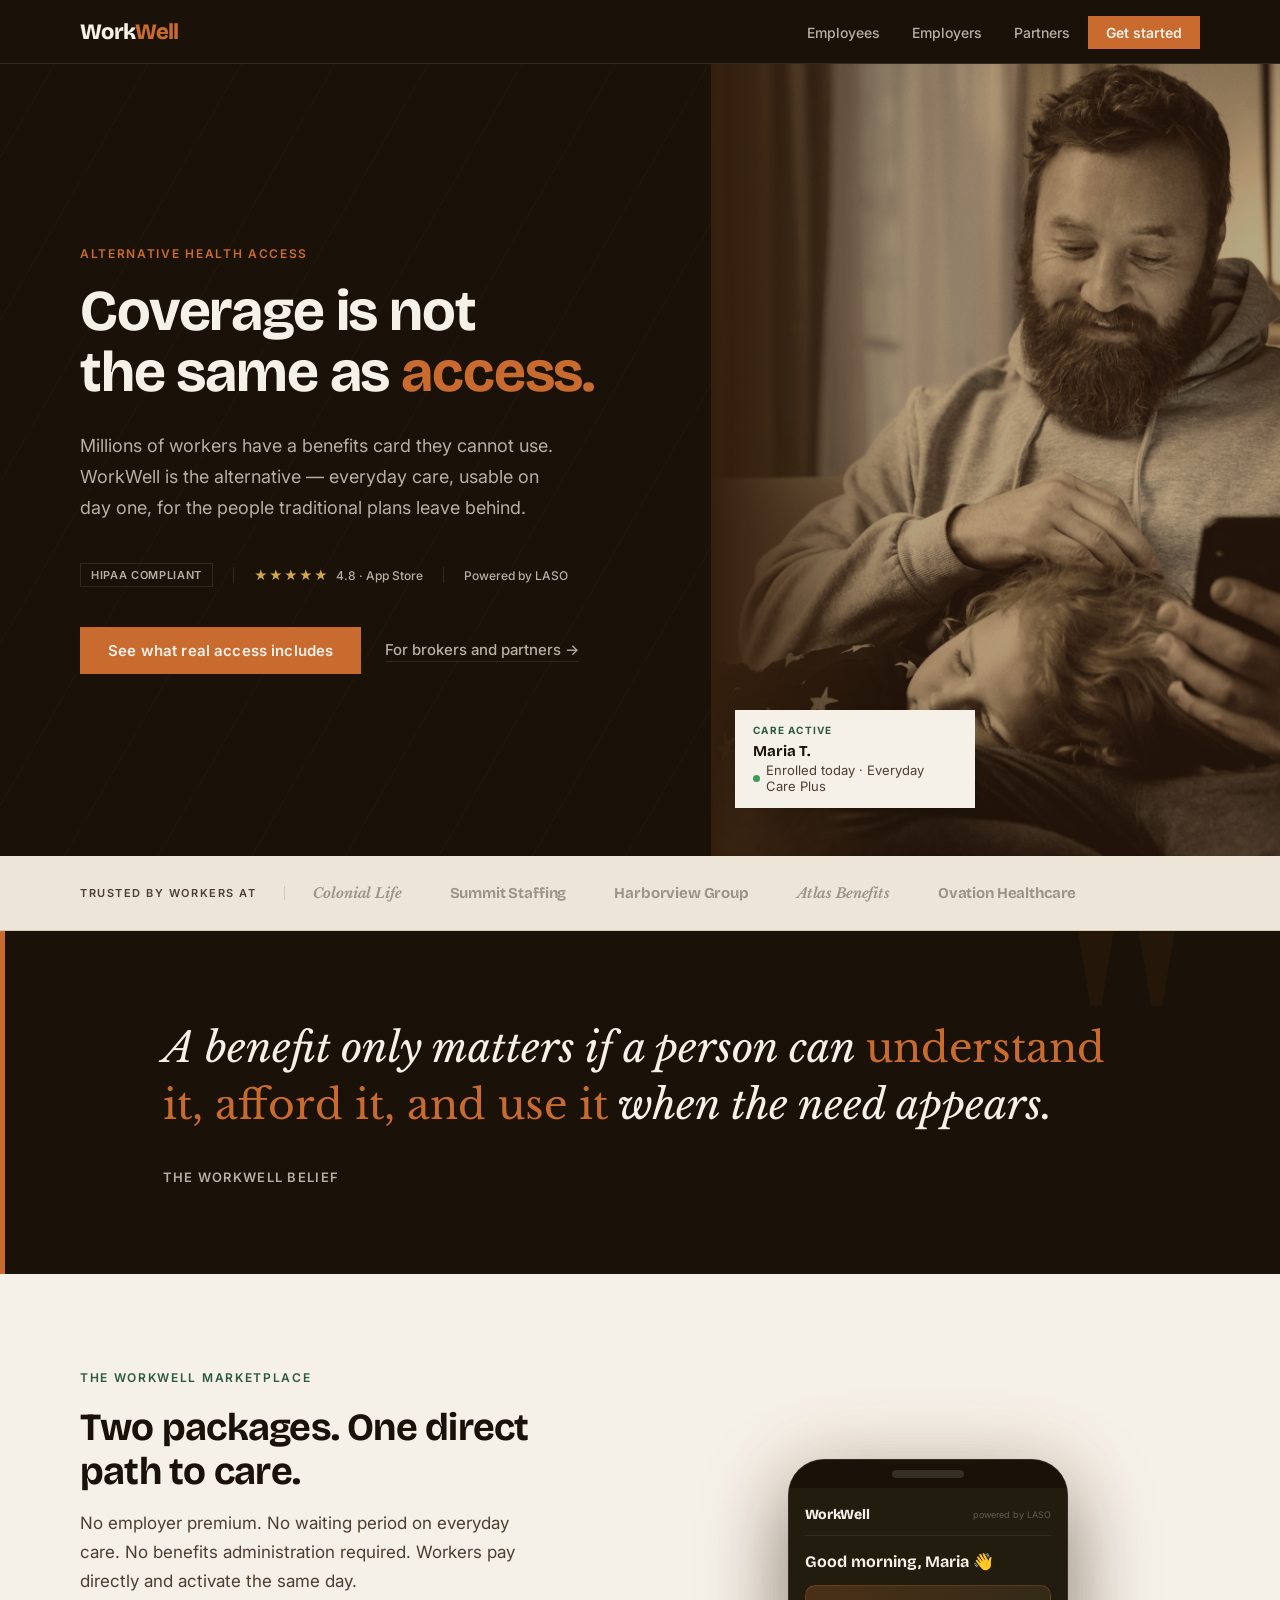
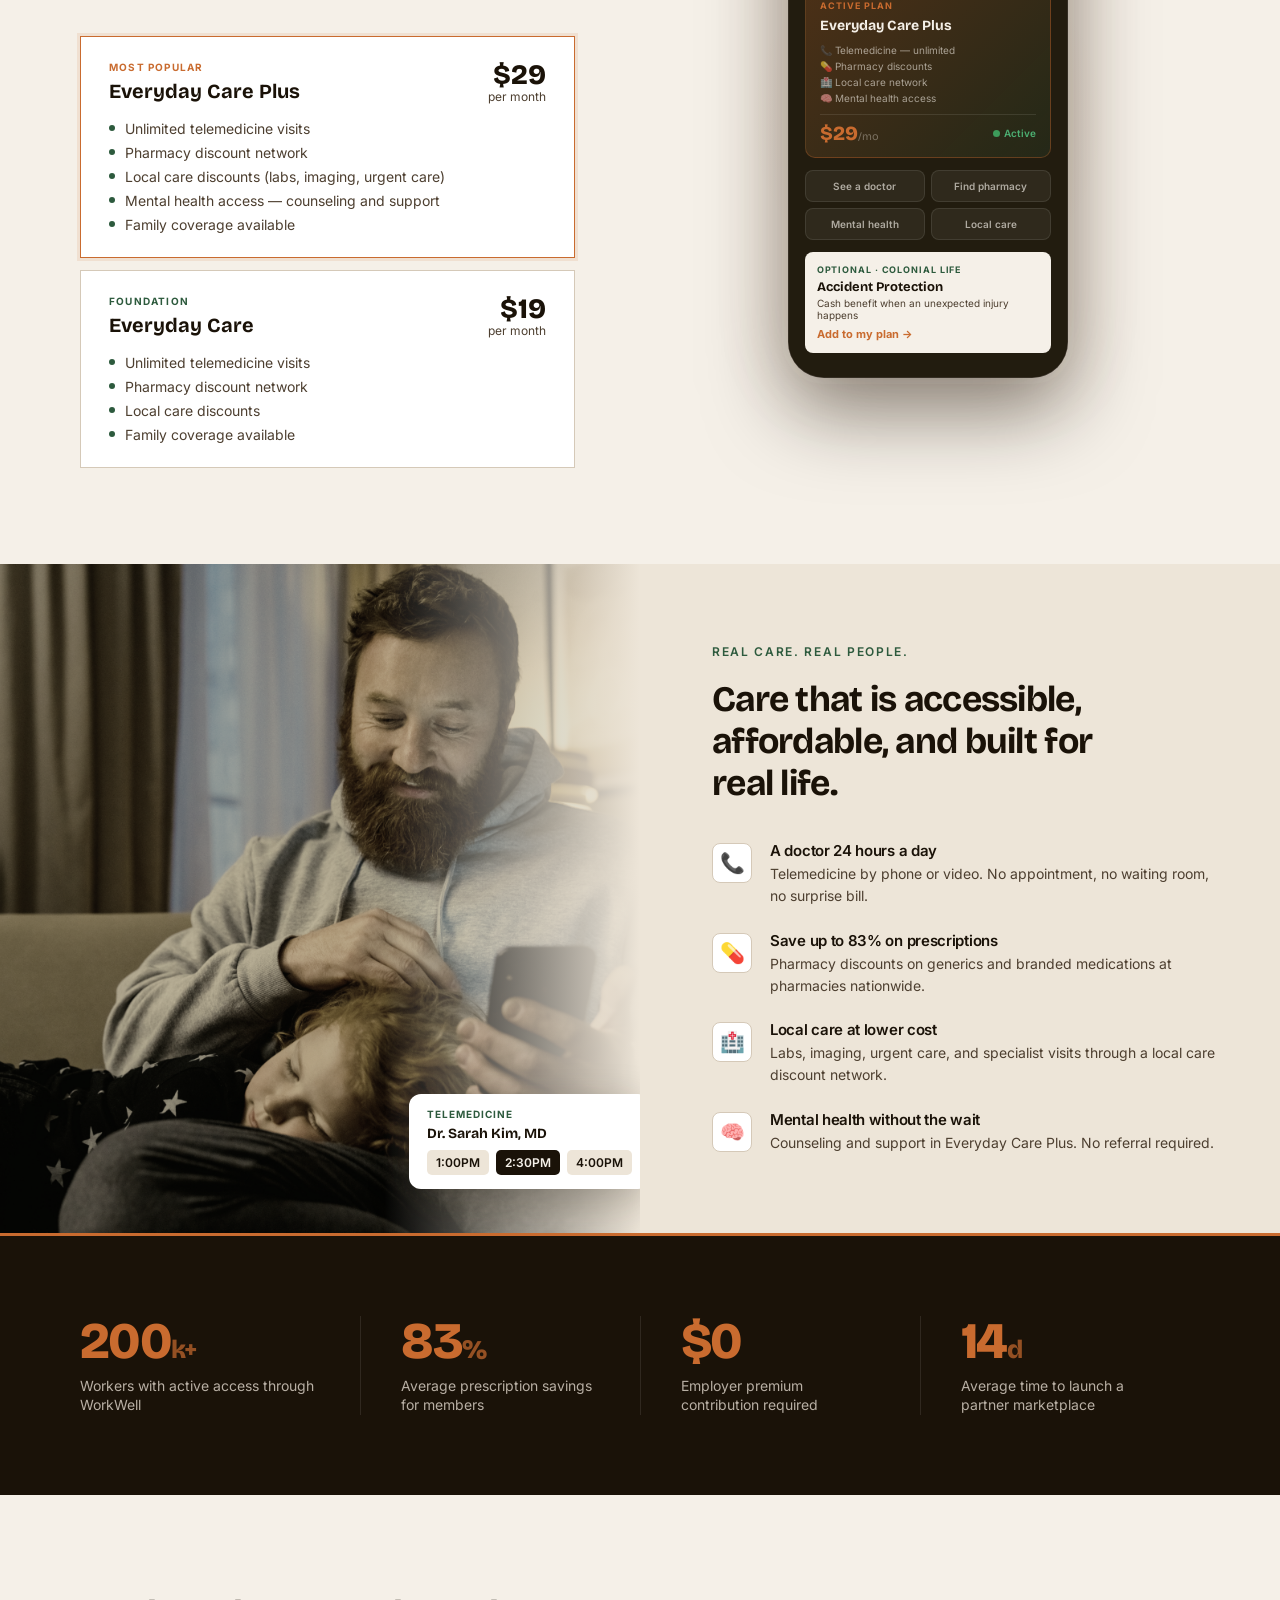
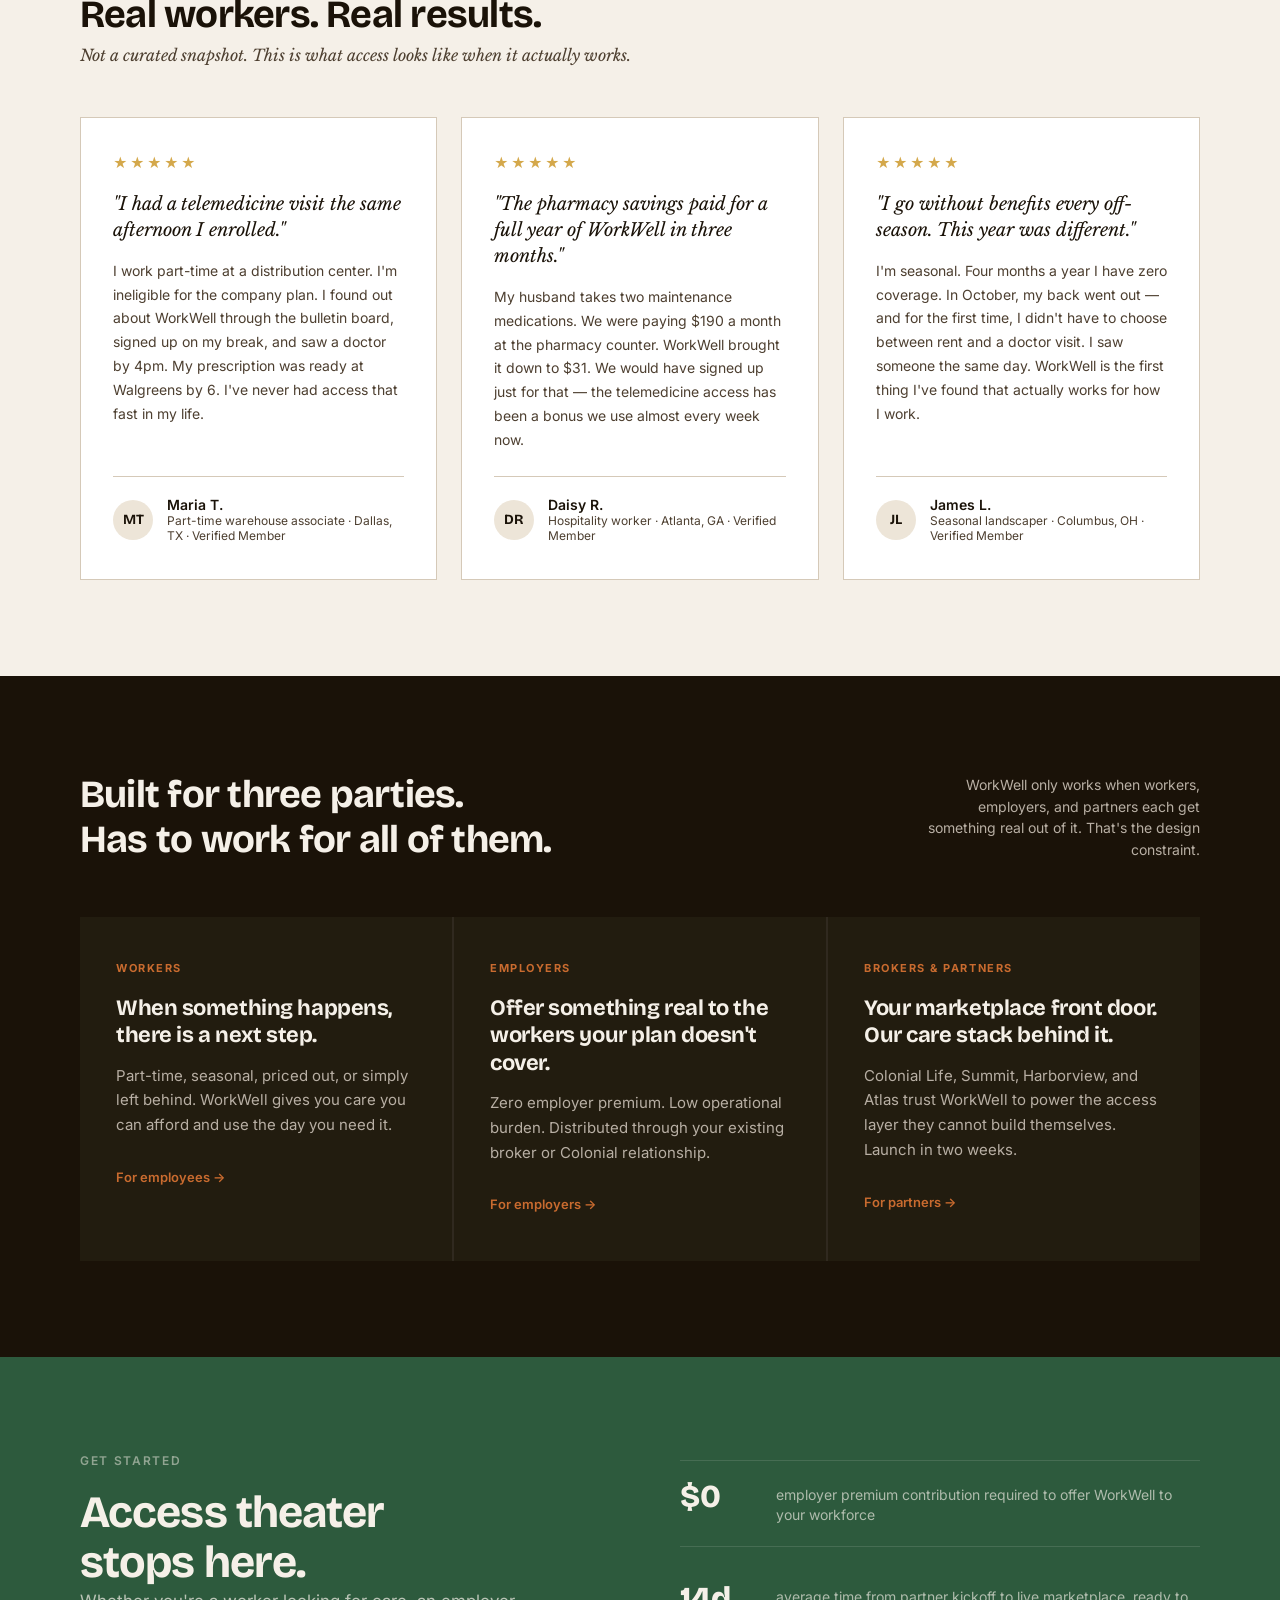
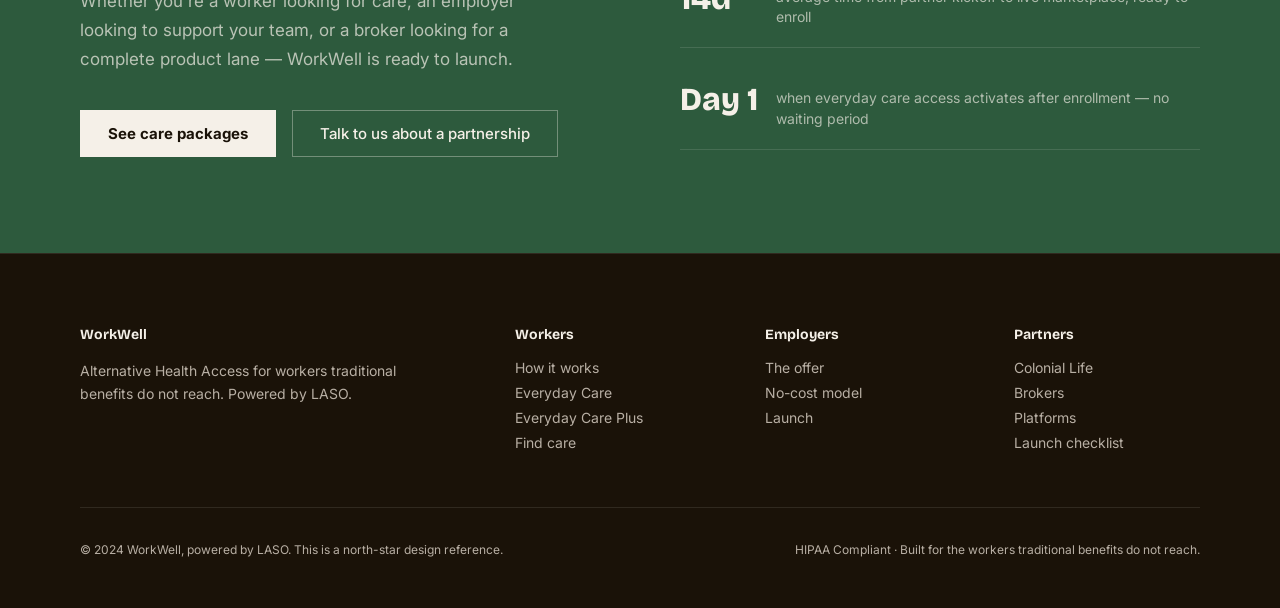
<file: index-northstar.html>
<!DOCTYPE html>
<html lang="en">
<head>
<meta charset="UTF-8">
<meta name="viewport" content="width=device-width, initial-scale=1">
<title>WorkWell — Real Access. Not Access Theater.</title>
<link rel="preconnect" href="https://fonts.googleapis.com">
<link rel="preconnect" href="https://fonts.gstatic.com" crossorigin>
<link href="https://fonts.googleapis.com/css2?family=Bricolage+Grotesque:opsz,wght@12..96,400;12..96,600;12..96,700;12..96,800&family=Libre+Baskerville:ital,wght@0,400;0,700;1,400&family=Inter:wght@400;500;600&display=swap" rel="stylesheet">
<style>
/* ─────────────────────────────────────────────────
   TOKENS — Warm Charcoal / Amber / Forest / Cream
   Break completely from healthcare blue.
   ───────────────────────────────────────────────── */
:root {
  --charcoal:   #1A1208;   /* very deep warm near-black — lum 0.007 */
  --ground:     #221C0F;   /* dark sections bg, slightly lighter */
  --amber:      #C96B2F;   /* primary accent — CTA, highlights — lum 0.095 */
  --amber-h:    #D97A3C;   /* hover amber */
  --rust:       #8B3A0E;   /* deep rust — manifesto band — lum 0.082 */
  --forest:     #2D5A3D;   /* forest green — trust signal — lum 0.072 */
  --cream:      #F5F0E8;   /* warm off-white — light sections — lum 0.895 */
  --sand:       #EDE5D8;   /* slightly darker cream — lum ~0.79 */
  --text-on-lt: #1A1208;   /* primary text on cream — 16.6:1 ✅ AAA */
  --muted-lt:   #4D3F30;   /* muted on cream — 9.72:1 ✅ AAA */
  --text-on-dk: #F5F0E8;   /* primary text on charcoal — 16.6:1 ✅ AAA */
  --dim-dk:     #B8AFA4;   /* secondary on charcoal — 8.61:1 ✅ AAA */
  --border-lt:  #D5C9B8;
  --border-dk:  rgba(245,240,232,0.1);
}

/* ─── RESET ──────────────────────────────────── */
*, *::before, *::after { box-sizing: border-box; margin: 0; padding: 0; }

html { font-size: 16px; }

body {
  font-family: 'Inter', system-ui, sans-serif;
  background: var(--cream);
  color: var(--text-on-lt);
  -webkit-font-smoothing: antialiased;
  text-rendering: optimizeLegibility;
}

h1, h2, h3, h4, h5 {
  font-family: 'Bricolage Grotesque', system-ui, sans-serif;
  font-weight: 700;
  letter-spacing: -0.02em;
}

/* ─── SHARED UTILITIES ───────────────────────── */
.inner {
  max-width: 1200px;
  margin: 0 auto;
}

.kicker {
  font-family: 'Inter', sans-serif;
  font-size: 12px;
  font-weight: 600;
  letter-spacing: 0.14em;
  text-transform: uppercase;
  color: var(--forest);
  display: block;
  margin-bottom: 20px;
}

.kicker.on-dark { color: var(--amber); }
.kicker.on-rust  { color: var(--cream); }

.btn-amber {
  display: inline-block;
  background: var(--amber);
  color: var(--cream);
  font-family: 'Inter', sans-serif;
  font-size: 15px;
  font-weight: 600;
  padding: 14px 28px;
  text-decoration: none;
  letter-spacing: 0.01em;
  transition: background 0.15s;
}

.btn-amber:hover { background: var(--amber-h); }

.btn-ghost-cream {
  font-family: 'Inter', sans-serif;
  font-size: 15px;
  font-weight: 500;
  color: var(--dim-dk);
  text-decoration: none;
  border-bottom: 1px solid var(--border-dk);
  padding-bottom: 2px;
  transition: color 0.15s, border-color 0.15s;
}

.btn-ghost-cream:hover { color: var(--cream); border-color: rgba(245,240,232,0.4); }

/* ─── NAV ────────────────────────────────────── */
nav {
  background: var(--charcoal);
  padding: 0 80px;
  height: 64px;
  display: flex;
  align-items: center;
  justify-content: space-between;
  position: sticky;
  top: 0;
  z-index: 100;
  border-bottom: 1px solid var(--border-dk);
}

.wordmark {
  font-family: 'Bricolage Grotesque', sans-serif;
  font-weight: 800;
  font-size: 22px;
  letter-spacing: -0.03em;
  color: var(--cream);
  text-decoration: none;
}

.wordmark em {
  font-style: normal;
  color: var(--amber);
}

.nav-links {
  display: flex;
  align-items: center;
  gap: 4px;
  list-style: none;
}

.nav-links a {
  font-family: 'Inter', sans-serif;
  font-size: 14px;
  font-weight: 500;
  color: var(--dim-dk);
  text-decoration: none;
  padding: 6px 14px;
  transition: color 0.15s;
}

.nav-links a:hover { color: var(--cream); }

.nav-cta {
  background: var(--amber) !important;
  color: var(--cream) !important;
  font-weight: 600 !important;
  padding: 8px 18px !important;
}

.nav-cta:hover { background: var(--amber-h) !important; }

/* ─── HERO ───────────────────────────────────── */
.hero {
  background: var(--charcoal);
  position: relative;
  overflow: hidden;
}

.hero-inner {
  max-width: 1440px;
  margin: 0 auto;
  min-height: 88vh;
  display: grid;
  grid-template-columns: 5fr 4fr;
}

/* Diagonal texture on dark ground */
.hero::before {
  content: '';
  position: absolute;
  inset: 0;
  background: repeating-linear-gradient(
    -60deg,
    transparent 0, transparent 80px,
    rgba(201,107,47,0.04) 80px, rgba(201,107,47,0.04) 81px
  );
  pointer-events: none;
}

.hero-left {
  padding: 96px 64px 96px 80px;
  display: flex;
  flex-direction: column;
  justify-content: center;
  position: relative;
  z-index: 2;
}

.hero-content { max-width: 560px; }

.hero-left h1 {
  font-size: clamp(44px, 4.5vw, 68px);
  line-height: 1.06;
  color: var(--cream);
  margin-bottom: 28px;
}

.hero-left h1 em {
  font-style: normal;
  color: var(--amber);
}

.hero-left p {
  font-size: 18px;
  line-height: 1.72;
  color: var(--dim-dk);
  margin-bottom: 40px;
  max-width: 480px;
}

/* Trust marks */
.trust-row {
  display: flex;
  align-items: center;
  gap: 20px;
  margin-bottom: 40px;
  flex-wrap: wrap;
}

.trust-item {
  font-family: 'Inter', sans-serif;
  font-size: 12px;
  color: var(--dim-dk);
  font-weight: 500;
  display: flex;
  align-items: center;
  gap: 7px;
}

.trust-star { color: #D4A84B; font-size: 13px; letter-spacing: 1px; }

.trust-pip {
  width: 1px;
  height: 16px;
  background: var(--border-dk);
  flex-shrink: 0;
}

.trust-badge {
  display: inline-flex;
  align-items: center;
  gap: 6px;
  border: 1px solid var(--border-dk);
  padding: 4px 10px;
  font-size: 11px;
  font-weight: 600;
  letter-spacing: 0.06em;
  text-transform: uppercase;
  color: var(--dim-dk);
}

.hero-actions {
  display: flex;
  align-items: center;
  gap: 24px;
  flex-wrap: wrap;
}

/* Hero photo — right column with amber duotone overlay */
.hero-photo {
  position: relative;
  overflow: hidden;
  z-index: 1;
}

.hero-photo img {
  width: 100%;
  height: 100%;
  object-fit: cover;
  object-position: center;
  /* amber duotone: sepia + hue-rotate makes any photo warm amber */
  filter: sepia(0.8) hue-rotate(5deg) saturate(0.9) brightness(0.7);
  display: block;
}

/* Left-edge gradient that bleeds into the text column */
.hero-photo::before {
  content: '';
  position: absolute;
  inset: 0;
  background: linear-gradient(to right, var(--charcoal) 0%, transparent 35%);
  z-index: 1;
}

/* Amber color wash overlay */
.hero-photo::after {
  content: '';
  position: absolute;
  inset: 0;
  background: rgba(201, 107, 47, 0.15);
  z-index: 2;
  pointer-events: none;
}

/* Floating worker card */
.hero-float-card {
  position: absolute;
  bottom: 48px;
  left: 24px;
  z-index: 10;
  background: var(--cream);
  padding: 14px 18px;
  max-width: 240px;
  box-shadow: 0 12px 48px rgba(26,18,8,0.4);
}

.hfc-label {
  font-size: 10px;
  font-weight: 700;
  letter-spacing: 0.12em;
  text-transform: uppercase;
  color: var(--forest);
  margin-bottom: 6px;
}

.hfc-name {
  font-family: 'Bricolage Grotesque', sans-serif;
  font-size: 15px;
  font-weight: 700;
  color: var(--text-on-lt);
  margin-bottom: 2px;
}

.hfc-status {
  font-size: 13px;
  color: var(--muted-lt);
  display: flex;
  align-items: center;
  gap: 6px;
}

.active-dot {
  width: 7px;
  height: 7px;
  background: #3D9B5A;
  border-radius: 50%;
  flex-shrink: 0;
}

/* ─── PARTNER STRIP ──────────────────────────── */
.partner-strip {
  background: var(--sand);
  border-bottom: 1px solid var(--border-lt);
  padding: 28px 80px;
}

.partner-strip .strip-inner {
  max-width: 1200px;
  margin: 0 auto;
  display: flex;
  align-items: center;
  gap: 0;
}

.strip-label {
  font-family: 'Inter', sans-serif;
  font-size: 11px;
  font-weight: 600;
  letter-spacing: 0.14em;
  text-transform: uppercase;
  color: var(--muted-lt);
  white-space: nowrap;
  flex-shrink: 0;
  padding-right: 28px;
  margin-right: 28px;
  border-right: 1px solid var(--border-lt);
}

.partner-logos {
  display: flex;
  align-items: center;
  gap: 48px;
  flex-wrap: wrap;
  flex: 1;
}

/* Inline SVG wordmark logos — always render correctly */
.wm {
  font-family: 'Bricolage Grotesque', sans-serif;
  font-weight: 700;
  font-size: 15px;
  color: var(--text-on-lt);
  opacity: 0.38;
  letter-spacing: -0.01em;
  white-space: nowrap;
  transition: opacity 0.2s;
  user-select: none;
}

.wm:hover { opacity: 0.6; }

.wm.serif {
  font-family: 'Libre Baskerville', serif;
  font-size: 14px;
  font-weight: 700;
  font-style: italic;
}

/* ─── MANIFESTO BAND ─────────────────────────── */
.manifesto {
  background: var(--charcoal);
  padding: 88px 80px;
  border-left: 5px solid var(--amber);
  position: relative;
  overflow: hidden;
}

.manifesto::before {
  content: '"';
  position: absolute;
  top: -40px;
  right: 80px;
  font-family: 'Libre Baskerville', serif;
  font-size: 400px;
  color: rgba(201,107,47,0.06);
  line-height: 1;
  pointer-events: none;
}

.manifesto .inner {
  max-width: 960px;
}

.manifesto blockquote {
  font-family: 'Libre Baskerville', serif;
  font-style: italic;
  font-size: clamp(26px, 3.2vw, 42px);
  line-height: 1.4;
  color: var(--cream);
  font-weight: 400;
  position: relative;
  z-index: 1;
  margin-bottom: 32px;
}

.manifesto blockquote em {
  font-style: normal;
  color: var(--amber);
}

.manifesto .m-attr {
  font-family: 'Inter', sans-serif;
  font-size: 13px;
  font-weight: 600;
  letter-spacing: 0.1em;
  text-transform: uppercase;
  color: var(--dim-dk);
}

/* ─── PRODUCT SECTION ────────────────────────── */
.product {
  background: var(--cream);
  padding: 96px 80px;
}

.product .inner {
  max-width: 1200px;
  margin: 0 auto;
  display: grid;
  grid-template-columns: 1fr 1.1fr;
  gap: 80px;
  align-items: center;
}

.product h2 {
  font-size: clamp(30px, 3vw, 44px);
  color: var(--text-on-lt);
  margin-bottom: 16px;
  line-height: 1.15;
}

.product .product-sub {
  font-size: 17px;
  color: var(--muted-lt);
  line-height: 1.7;
  margin-bottom: 40px;
  max-width: 440px;
}

/* Tier cards */
.tiers { display: flex; flex-direction: column; gap: 12px; }

.tier {
  border: 1px solid var(--border-lt);
  padding: 24px 28px;
  background: white;
  cursor: pointer;
  transition: border-color 0.15s, box-shadow 0.15s;
}

.tier.featured {
  border-color: var(--amber);
  box-shadow: 0 0 0 3px rgba(201,107,47,0.12);
}

.tier-top {
  display: flex;
  justify-content: space-between;
  align-items: flex-start;
  margin-bottom: 16px;
}

.tier-tag {
  font-size: 10px;
  font-weight: 700;
  letter-spacing: 0.12em;
  text-transform: uppercase;
  color: var(--amber);
  margin-bottom: 6px;
}

.tier-name {
  font-family: 'Bricolage Grotesque', sans-serif;
  font-size: 20px;
  font-weight: 700;
  color: var(--text-on-lt);
}

.tier-price {
  text-align: right;
}

.tier-price .price-amt {
  font-family: 'Bricolage Grotesque', sans-serif;
  font-size: 28px;
  font-weight: 800;
  color: var(--text-on-lt);
  line-height: 1;
}

.tier-price .price-unit {
  font-size: 12px;
  color: var(--muted-lt);
}

.tier-items {
  display: flex;
  flex-direction: column;
  gap: 7px;
}

.tier-item {
  font-size: 14px;
  color: var(--muted-lt);
  display: flex;
  align-items: center;
  gap: 10px;
}

.ti-dot {
  width: 6px;
  height: 6px;
  background: var(--forest);
  border-radius: 50%;
  flex-shrink: 0;
}

/* Phone mockup */
.phone-wrap {
  display: flex;
  justify-content: center;
  align-items: center;
  position: relative;
}

.phone-wrap::before {
  content: '';
  position: absolute;
  top: 50%; left: 50%;
  transform: translate(-50%,-50%);
  width: 360px; height: 360px;
  background: radial-gradient(circle, rgba(201,107,47,0.1) 0%, transparent 70%);
  pointer-events: none;
}

.phone {
  width: 280px;
  background: var(--charcoal);
  border-radius: 36px;
  border: 1px solid rgba(245,240,232,0.12);
  box-shadow:
    0 0 0 6px rgba(245,240,232,0.04),
    0 32px 80px rgba(26,18,8,0.5),
    0 0 80px rgba(201,107,47,0.12);
  overflow: hidden;
  position: relative;
  z-index: 2;
}

.phone-notch {
  height: 28px;
  background: var(--charcoal);
  display: flex;
  align-items: center;
  justify-content: center;
}

.phone-pill {
  width: 72px; height: 8px;
  background: rgba(245,240,232,0.12);
  border-radius: 4px;
}

.phone-ui {
  background: var(--ground);
  padding: 18px 16px 24px;
}

.phone-ui-top {
  display: flex;
  justify-content: space-between;
  align-items: center;
  margin-bottom: 16px;
  padding-bottom: 12px;
  border-bottom: 1px solid rgba(245,240,232,0.08);
}

.phone-wm {
  font-family: 'Bricolage Grotesque', sans-serif;
  font-size: 14px;
  font-weight: 800;
  color: var(--cream);
  letter-spacing: -0.02em;
}

.phone-laso {
  font-size: 9px;
  color: rgba(245,240,232,0.3);
}

.phone-greeting {
  font-family: 'Bricolage Grotesque', sans-serif;
  font-size: 16px;
  font-weight: 700;
  color: var(--cream);
  margin-bottom: 14px;
}

.phone-plan-card {
  background: linear-gradient(135deg, rgba(201,107,47,0.25) 0%, rgba(45,90,61,0.2) 100%);
  border: 1px solid rgba(201,107,47,0.3);
  border-radius: 10px;
  padding: 14px;
  margin-bottom: 12px;
}

.ppc-tag {
  font-size: 9px;
  font-weight: 700;
  letter-spacing: 0.12em;
  text-transform: uppercase;
  color: var(--amber);
  margin-bottom: 6px;
}

.ppc-name {
  font-family: 'Bricolage Grotesque', sans-serif;
  font-size: 14px;
  font-weight: 700;
  color: var(--cream);
  margin-bottom: 10px;
}

.ppc-features {
  display: flex;
  flex-direction: column;
  gap: 4px;
  margin-bottom: 10px;
}

.ppc-feature {
  font-size: 10px;
  color: rgba(245,240,232,0.6);
}

.ppc-price-row {
  display: flex;
  justify-content: space-between;
  align-items: center;
  padding-top: 8px;
  border-top: 1px solid rgba(245,240,232,0.1);
}

.ppc-price {
  font-family: 'Bricolage Grotesque', sans-serif;
  font-size: 20px;
  font-weight: 800;
  color: var(--amber);
  line-height: 1;
}

.ppc-price span { font-size: 11px; font-weight: 400; color: rgba(245,240,232,0.35); }

.ppc-status {
  font-size: 10px;
  color: #4CAF72;
  font-weight: 600;
  display: flex;
  align-items: center;
  gap: 4px;
}

.phone-quick {
  display: grid;
  grid-template-columns: 1fr 1fr;
  gap: 6px;
  margin-bottom: 12px;
}

.phone-q-btn {
  background: rgba(245,240,232,0.06);
  border: 1px solid rgba(245,240,232,0.1);
  border-radius: 8px;
  padding: 9px 8px;
  font-size: 10px;
  font-weight: 600;
  color: rgba(245,240,232,0.65);
  text-align: center;
}

.phone-add-card {
  background: var(--cream);
  border-radius: 8px;
  padding: 12px;
}

.pac-tag { font-size: 9px; font-weight: 700; letter-spacing: 0.1em; text-transform: uppercase; color: var(--forest); margin-bottom: 4px; }
.pac-name { font-family: 'Bricolage Grotesque', sans-serif; font-size: 13px; font-weight: 700; color: var(--text-on-lt); margin-bottom: 2px; }
.pac-desc { font-size: 10px; color: var(--muted-lt); margin-bottom: 6px; }
.pac-cta { font-size: 11px; font-weight: 700; color: var(--amber); }

/* ─── PROOF SECTION ──────────────────────────── */
.proof {
  background: var(--sand);
  overflow: hidden;
}

.proof-inner {
  max-width: 1440px;
  margin: 0 auto;
  display: grid;
  grid-template-columns: 1fr 1fr;
  min-height: 560px;
}

.proof-photo-col {
  position: relative;
  overflow: hidden;
  background: var(--charcoal);
}

.proof-photo-col img {
  width: 100%;
  height: 100%;
  object-fit: cover;
  object-position: center top;
  filter: sepia(0.5) hue-rotate(10deg) saturate(0.9) brightness(0.75);
  display: block;
}

.proof-photo-col::after {
  content: '';
  position: absolute;
  inset: 0;
  background: linear-gradient(to right, transparent 60%, var(--sand) 100%);
}

/* Floating UI card over photo */
.proof-ui-card {
  position: absolute;
  bottom: 44px;
  right: -10px;
  z-index: 10;
  background: white;
  border-radius: 12px;
  padding: 14px 18px;
  box-shadow: 0 12px 40px rgba(26,18,8,0.25);
  min-width: 200px;
}

.puc-label {
  font-size: 10px;
  font-weight: 700;
  letter-spacing: 0.1em;
  text-transform: uppercase;
  color: var(--forest);
  margin-bottom: 5px;
}

.puc-title {
  font-family: 'Bricolage Grotesque', sans-serif;
  font-size: 14px;
  font-weight: 700;
  color: var(--text-on-lt);
  margin-bottom: 8px;
}

.puc-slots {
  display: flex;
  gap: 7px;
}

.puc-slot {
  background: var(--sand);
  color: var(--text-on-lt);
  font-size: 12px;
  font-weight: 600;
  padding: 5px 9px;
  border-radius: 5px;
  font-family: 'Inter', sans-serif;
}

.puc-slot.active {
  background: var(--charcoal);
  color: var(--cream);
}

.proof-copy-col {
  padding: 80px 64px 80px 72px;
  display: flex;
  flex-direction: column;
  justify-content: center;
}

.proof-copy-col h2 {
  font-size: clamp(28px, 2.8vw, 38px);
  line-height: 1.18;
  color: var(--text-on-lt);
  margin-bottom: 36px;
  max-width: 400px;
}

.proof-items {
  display: flex;
  flex-direction: column;
  gap: 24px;
}

.proof-item {
  display: flex;
  gap: 18px;
  align-items: flex-start;
}

.pi-icon {
  width: 40px;
  height: 40px;
  background: white;
  border-radius: 8px;
  display: flex;
  align-items: center;
  justify-content: center;
  font-size: 20px;
  flex-shrink: 0;
  border: 1px solid var(--border-lt);
  margin-top: 2px;
}

.pi-copy h4 {
  font-family: 'Inter', sans-serif;
  font-size: 15px;
  font-weight: 600;
  color: var(--text-on-lt);
  margin-bottom: 3px;
}

.pi-copy p {
  font-size: 14px;
  color: var(--muted-lt);
  line-height: 1.55;
}

/* ─── METRICS BAND ───────────────────────────── */
.metrics {
  background: var(--charcoal);
  padding: 80px;
  border-top: 3px solid var(--amber);
}

.metrics-inner {
  max-width: 1200px;
  margin: 0 auto;
  display: grid;
  grid-template-columns: repeat(4, 1fr);
  gap: 0;
}

.metric {
  padding: 0 40px;
  border-left: 1px solid var(--border-dk);
}

.metric:first-child { border-left: none; padding-left: 0; }

.metric-n {
  font-family: 'Bricolage Grotesque', sans-serif;
  font-size: clamp(40px, 4vw, 60px);
  font-weight: 800;
  color: var(--amber);
  line-height: 1;
  margin-bottom: 8px;
  letter-spacing: -0.03em;
}

.metric-n small {
  font-size: 0.5em;
  color: rgba(201,107,47,0.7);
}

.metric-label {
  font-size: 14px;
  color: var(--dim-dk);
  line-height: 1.4;
}

/* ─── TESTIMONIALS ───────────────────────────── */
.testimonials {
  background: var(--cream);
  padding: 96px 80px;
}

.testimonials .inner {
  max-width: 1200px;
  margin: 0 auto;
}

.testimonials h2 {
  font-size: clamp(30px, 3vw, 44px);
  color: var(--text-on-lt);
  margin-bottom: 8px;
}

.testimonials .t-sub {
  font-size: 16px;
  color: var(--muted-lt);
  margin-bottom: 52px;
  font-family: 'Libre Baskerville', serif;
  font-style: italic;
}

.t-grid {
  display: grid;
  grid-template-columns: repeat(3, 1fr);
  gap: 24px;
}

.t-card {
  background: white;
  padding: 36px 32px;
  display: flex;
  flex-direction: column;
  border: 1px solid var(--border-lt);
}

.t-stars {
  color: #D4A84B;
  font-size: 14px;
  margin-bottom: 20px;
  letter-spacing: 2px;
}

.t-quote {
  font-family: 'Libre Baskerville', serif;
  font-style: italic;
  font-size: 18px;
  color: var(--text-on-lt);
  line-height: 1.45;
  margin-bottom: 16px;
}

.t-body {
  font-size: 14px;
  color: var(--muted-lt);
  line-height: 1.7;
  flex: 1;
  margin-bottom: 24px;
}

.t-worker {
  display: flex;
  align-items: center;
  gap: 14px;
  padding-top: 20px;
  border-top: 1px solid var(--border-lt);
}

.t-avatar {
  width: 40px;
  height: 40px;
  border-radius: 50%;
  background: var(--sand);
  display: flex;
  align-items: center;
  justify-content: center;
  font-family: 'Bricolage Grotesque', sans-serif;
  font-weight: 700;
  font-size: 14px;
  color: var(--text-on-lt);
  flex-shrink: 0;
}

.t-name {
  font-size: 14px;
  font-weight: 600;
  color: var(--text-on-lt);
  line-height: 1.2;
}

.t-role {
  font-size: 12px;
  color: var(--muted-lt);
}

/* ─── AUDIENCE LANES ─────────────────────────── */
.lanes {
  background: var(--charcoal);
  padding: 96px 80px;
}

.lanes .inner { max-width: 1200px; margin: 0 auto; }

.lanes-header {
  display: flex;
  justify-content: space-between;
  align-items: flex-end;
  margin-bottom: 56px;
}

.lanes-header h2 {
  font-size: clamp(30px, 3vw, 44px);
  color: var(--cream);
  max-width: 480px;
  line-height: 1.15;
}

.lanes-header .lanes-note {
  font-size: 14px;
  color: var(--dim-dk);
  max-width: 280px;
  line-height: 1.55;
  text-align: right;
}

.lanes-grid {
  display: grid;
  grid-template-columns: repeat(3, 1fr);
  gap: 2px;
  background: var(--border-dk);
}

.lane {
  background: var(--ground);
  padding: 44px 36px 48px;
  text-decoration: none;
  display: block;
  transition: background 0.15s;
  position: relative;
}

.lane::before {
  content: '';
  position: absolute;
  top: 0; left: 0; right: 0;
  height: 3px;
  background: var(--amber);
  transform: scaleX(0);
  transform-origin: left;
  transition: transform 0.2s;
}

.lane:hover { background: rgba(30,26,18,0.8); }
.lane:hover::before { transform: scaleX(1); }

.lane-who {
  font-size: 11px;
  font-weight: 700;
  letter-spacing: 0.14em;
  text-transform: uppercase;
  color: var(--amber);
  margin-bottom: 20px;
  display: block;
}

.lane h3 {
  font-size: 22px;
  line-height: 1.25;
  color: var(--cream);
  margin-bottom: 14px;
}

.lane p {
  font-size: 15px;
  line-height: 1.65;
  color: var(--dim-dk);
  margin-bottom: 28px;
}

.lane-arrow {
  font-size: 13px;
  font-weight: 600;
  color: var(--amber);
}

/* ─── FINAL CTA ──────────────────────────────── */
.final-cta {
  background: var(--forest);
  padding: 96px 80px;
}

.final-cta .inner {
  max-width: 1200px;
  margin: 0 auto;
  display: grid;
  grid-template-columns: 1fr 1fr;
  gap: 80px;
  align-items: center;
}

.final-cta h2 {
  font-size: clamp(32px, 3.5vw, 52px);
  line-height: 1.1;
  color: var(--cream);
}

.final-cta p {
  font-size: 17px;
  line-height: 1.7;
  color: rgba(245,240,232,0.7);
  margin-bottom: 36px;
  max-width: 460px;
}

.cta-actions {
  display: flex;
  gap: 16px;
  flex-wrap: wrap;
}

.btn-cream {
  display: inline-block;
  background: var(--cream);
  color: var(--charcoal);
  font-family: 'Inter', sans-serif;
  font-size: 15px;
  font-weight: 700;
  padding: 14px 28px;
  text-decoration: none;
  transition: opacity 0.15s;
}

.btn-cream:hover { opacity: 0.9; }

.btn-ghost-forest {
  display: inline-block;
  border: 1px solid rgba(245,240,232,0.35);
  color: var(--cream);
  font-family: 'Inter', sans-serif;
  font-size: 15px;
  font-weight: 500;
  padding: 13px 27px;
  text-decoration: none;
  transition: border-color 0.15s;
}

.btn-ghost-forest:hover { border-color: rgba(245,240,232,0.7); }

.cta-right {
  display: flex;
  flex-direction: column;
  gap: 16px;
}

.cta-fact {
  display: flex;
  gap: 16px;
  align-items: flex-start;
  padding: 20px 0;
  border-bottom: 1px solid rgba(245,240,232,0.12);
}

.cta-fact:first-child { border-top: 1px solid rgba(245,240,232,0.12); }

.cf-n {
  font-family: 'Bricolage Grotesque', sans-serif;
  font-size: 32px;
  font-weight: 800;
  color: var(--cream);
  line-height: 1;
  flex-shrink: 0;
  width: 80px;
}

.cf-label {
  font-size: 14px;
  color: rgba(245,240,232,0.65);
  line-height: 1.45;
  padding-top: 4px;
}

/* ─── FOOTER ─────────────────────────────────── */
footer {
  background: var(--charcoal);
  border-top: 1px solid var(--border-dk);
  padding: 72px 80px 48px;
}

.footer-inner {
  max-width: 1200px;
  margin: 0 auto;
  display: grid;
  grid-template-columns: 2fr 1fr 1fr 1fr;
  gap: 64px;
  padding-bottom: 48px;
  border-bottom: 1px solid var(--border-dk);
  margin-bottom: 32px;
}

footer strong {
  font-family: 'Bricolage Grotesque', sans-serif;
  font-size: 14px;
  font-weight: 700;
  color: var(--cream);
  display: block;
  margin-bottom: 16px;
}

footer p {
  font-size: 14px;
  color: var(--dim-dk);
  line-height: 1.7;
}

footer a {
  display: block;
  font-size: 14px;
  color: var(--dim-dk);
  text-decoration: none;
  margin-bottom: 8px;
  transition: color 0.15s;
}

footer a:hover { color: var(--cream); }

.footer-base {
  max-width: 1200px;
  margin: 0 auto;
  display: flex;
  justify-content: space-between;
  align-items: center;
}

.footer-base p {
  font-size: 12px;
  color: var(--dim-dk);
}

/* ─── RESPONSIVE ─────────────────────────────── */
@media (max-width: 1024px) {
  nav { padding: 0 32px; }
  nav ul li:not(:last-child) { display: none; }

  .hero-inner { grid-template-columns: 1fr; min-height: auto; }
  .hero-left { padding: 72px 32px 56px; }
  .hero-content { max-width: 100%; }
  .hero-photo { min-height: 400px; }
  .hero-photo::before { display: none; }

  .partner-strip { padding: 24px 32px; }
  .manifesto { padding: 64px 32px; }
  .product { padding: 72px 32px; }
  .product .inner { grid-template-columns: 1fr; gap: 48px; }
  .phone-wrap { order: -1; }

  .proof-inner { grid-template-columns: 1fr; }
  .proof-photo-col { min-height: 360px; }
  .proof-copy-col { padding: 64px 32px; }

  .metrics { padding: 64px 32px; }
  .metrics-inner { grid-template-columns: repeat(2, 1fr); gap: 40px; }
  .metric { border-left: none; padding: 0; border-top: 1px solid var(--border-dk); padding-top: 24px; }
  .metric:first-child { border-top: none; padding-top: 0; }

  .testimonials { padding: 72px 32px; }
  .t-grid { grid-template-columns: 1fr; }

  .lanes { padding: 72px 32px; }
  .lanes-header { flex-direction: column; align-items: flex-start; gap: 16px; }
  .lanes-header .lanes-note { text-align: left; }
  .lanes-grid { grid-template-columns: 1fr; }

  .final-cta { padding: 72px 32px; }
  .final-cta .inner { grid-template-columns: 1fr; gap: 48px; }

  footer { padding: 64px 32px 40px; }
  .footer-inner { grid-template-columns: 1fr 1fr; gap: 40px; }
  .footer-base { flex-direction: column; gap: 8px; text-align: center; }
}
</style>
</head>
<body>

<!-- NAV -->
<nav>
  <a href="index-northstar.html" class="wordmark">Work<em>Well</em></a>
  <ul class="nav-links">
    <li><a href="employees.html">Employees</a></li>
    <li><a href="employers.html">Employers</a></li>
    <li><a href="partners.html">Partners</a></li>
    <li><a href="#" class="nav-cta">Get started</a></li>
  </ul>
</nav>

<!-- HERO -->
<section class="hero">
  <div class="hero-inner">

    <div class="hero-left">
      <div class="hero-content">
        <span class="kicker on-dark">Alternative Health Access</span>
        <h1>Coverage is not<br>the same as <em>access.</em></h1>
        <p>Millions of workers have a benefits card they cannot use. WorkWell is the alternative — everyday care, usable on day one, for the people traditional plans leave behind.</p>

        <div class="trust-row">
          <div class="trust-badge">HIPAA Compliant</div>
          <span class="trust-pip"></span>
          <span class="trust-item">
            <span class="trust-star">★★★★★</span>
            <span>4.8 · App Store</span>
          </span>
          <span class="trust-pip"></span>
          <span class="trust-item">Powered by LASO</span>
        </div>

        <div class="hero-actions">
          <a href="employees.html" class="btn-amber">See what real access includes</a>
          <a href="partners.html" class="btn-ghost-cream">For brokers and partners →</a>
        </div>
      </div>
    </div>

    <!-- Right column: lifestyle photo with amber duotone -->
    <div class="hero-photo">
      <img
        src="assets/lifestyle-father-child.jpg"
        alt="A father and child — real care, real people"
      >
      <div class="hero-float-card">
        <div class="hfc-label">Care active</div>
        <div class="hfc-name">Maria T.</div>
        <div class="hfc-status">
          <span class="active-dot"></span>
          <span>Enrolled today · Everyday Care Plus</span>
        </div>
      </div>
    </div>

  </div>
</section>

<!-- PARTNER STRIP -->
<div class="partner-strip">
  <div class="strip-inner">
    <span class="strip-label">Trusted by workers at</span>
    <div class="partner-logos">
      <span class="wm serif">Colonial Life</span>
      <span class="wm">Summit Staffing</span>
      <span class="wm">Harborview Group</span>
      <span class="wm serif">Atlas Benefits</span>
      <span class="wm">Ovation Healthcare</span>
    </div>
  </div>
</div>

<!-- MANIFESTO BAND -->
<section class="manifesto">
  <div class="inner">
    <blockquote>
      A benefit only matters if a person can
      <em>understand it, afford it, and use it</em>
      when the need appears.
    </blockquote>
    <span class="m-attr">The WorkWell Belief</span>
  </div>
</section>

<!-- PRODUCT SECTION -->
<section class="product">
  <div class="inner">

    <div>
      <span class="kicker">The WorkWell Marketplace</span>
      <h2>Two packages. One direct path to care.</h2>
      <p class="product-sub">No employer premium. No waiting period on everyday care. No benefits administration required. Workers pay directly and activate the same day.</p>
      <div class="tiers">

        <div class="tier featured">
          <div class="tier-top">
            <div>
              <div class="tier-tag">Most popular</div>
              <div class="tier-name">Everyday Care Plus</div>
            </div>
            <div class="tier-price">
              <div class="price-amt">$29</div>
              <div class="price-unit">per month</div>
            </div>
          </div>
          <div class="tier-items">
            <div class="tier-item"><span class="ti-dot"></span>Unlimited telemedicine visits</div>
            <div class="tier-item"><span class="ti-dot"></span>Pharmacy discount network</div>
            <div class="tier-item"><span class="ti-dot"></span>Local care discounts (labs, imaging, urgent care)</div>
            <div class="tier-item"><span class="ti-dot"></span>Mental health access — counseling and support</div>
            <div class="tier-item"><span class="ti-dot"></span>Family coverage available</div>
          </div>
        </div>

        <div class="tier">
          <div class="tier-top">
            <div>
              <div class="tier-tag" style="color:var(--forest);">Foundation</div>
              <div class="tier-name">Everyday Care</div>
            </div>
            <div class="tier-price">
              <div class="price-amt">$19</div>
              <div class="price-unit">per month</div>
            </div>
          </div>
          <div class="tier-items">
            <div class="tier-item"><span class="ti-dot" style="background:var(--forest);"></span>Unlimited telemedicine visits</div>
            <div class="tier-item"><span class="ti-dot" style="background:var(--forest);"></span>Pharmacy discount network</div>
            <div class="tier-item"><span class="ti-dot" style="background:var(--forest);"></span>Local care discounts</div>
            <div class="tier-item"><span class="ti-dot" style="background:var(--forest);"></span>Family coverage available</div>
          </div>
        </div>

      </div>
    </div>

    <!-- Phone mockup -->
    <div class="phone-wrap">
      <div class="phone">
        <div class="phone-notch"><div class="phone-pill"></div></div>
        <div class="phone-ui">
          <div class="phone-ui-top">
            <span class="phone-wm">WorkWell</span>
            <span class="phone-laso">powered by LASO</span>
          </div>
          <div class="phone-greeting">Good morning, Maria 👋</div>

          <div class="phone-plan-card">
            <div class="ppc-tag">Active plan</div>
            <div class="ppc-name">Everyday Care Plus</div>
            <div class="ppc-features">
              <div class="ppc-feature">📞 Telemedicine — unlimited</div>
              <div class="ppc-feature">💊 Pharmacy discounts</div>
              <div class="ppc-feature">🏥 Local care network</div>
              <div class="ppc-feature">🧠 Mental health access</div>
            </div>
            <div class="ppc-price-row">
              <div class="ppc-price">$29<span>/mo</span></div>
              <div class="ppc-status"><span class="active-dot"></span> Active</div>
            </div>
          </div>

          <div class="phone-quick">
            <div class="phone-q-btn">See a doctor</div>
            <div class="phone-q-btn">Find pharmacy</div>
            <div class="phone-q-btn">Mental health</div>
            <div class="phone-q-btn">Local care</div>
          </div>

          <div class="phone-add-card">
            <div class="pac-tag">Optional · Colonial Life</div>
            <div class="pac-name">Accident Protection</div>
            <div class="pac-desc">Cash benefit when an unexpected injury happens</div>
            <div class="pac-cta">Add to my plan →</div>
          </div>
        </div>
      </div>
    </div>

  </div>
</section>

<!-- PROOF SECTION -->
<section class="proof">
  <div class="proof-inner">
    <div class="proof-photo-col">
      <img src="assets/lifestyle-father-child.jpg" alt="Real care, real people">
      <div class="proof-ui-card">
        <div class="puc-label">Telemedicine</div>
        <div class="puc-title">Dr. Sarah Kim, MD</div>
        <div class="puc-slots">
          <div class="puc-slot">1:00PM</div>
          <div class="puc-slot active">2:30PM</div>
          <div class="puc-slot">4:00PM</div>
        </div>
      </div>
    </div>
    <div class="proof-copy-col">
      <span class="kicker">Real care. Real people.</span>
      <h2>Care that is accessible, affordable, and built for real life.</h2>
      <div class="proof-items">
        <div class="proof-item">
          <div class="pi-icon">📞</div>
          <div class="pi-copy">
            <h4>A doctor 24 hours a day</h4>
            <p>Telemedicine by phone or video. No appointment, no waiting room, no surprise bill.</p>
          </div>
        </div>
        <div class="proof-item">
          <div class="pi-icon">💊</div>
          <div class="pi-copy">
            <h4>Save up to 83% on prescriptions</h4>
            <p>Pharmacy discounts on generics and branded medications at pharmacies nationwide.</p>
          </div>
        </div>
        <div class="proof-item">
          <div class="pi-icon">🏥</div>
          <div class="pi-copy">
            <h4>Local care at lower cost</h4>
            <p>Labs, imaging, urgent care, and specialist visits through a local care discount network.</p>
          </div>
        </div>
        <div class="proof-item">
          <div class="pi-icon">🧠</div>
          <div class="pi-copy">
            <h4>Mental health without the wait</h4>
            <p>Counseling and support in Everyday Care Plus. No referral required.</p>
          </div>
        </div>
      </div>
    </div>
  </div>
</section>

<!-- METRICS BAND -->
<section class="metrics">
  <div class="metrics-inner">
    <div class="metric">
      <div class="metric-n">200<small>k+</small></div>
      <div class="metric-label">Workers with active access through WorkWell</div>
    </div>
    <div class="metric">
      <div class="metric-n">83<small>%</small></div>
      <div class="metric-label">Average prescription savings for members</div>
    </div>
    <div class="metric">
      <div class="metric-n">$0</div>
      <div class="metric-label">Employer premium contribution required</div>
    </div>
    <div class="metric">
      <div class="metric-n">14<small>d</small></div>
      <div class="metric-label">Average time to launch a partner marketplace</div>
    </div>
  </div>
</section>

<!-- TESTIMONIALS -->
<section class="testimonials">
  <div class="inner">
    <h2>Real workers. Real results.</h2>
    <p class="t-sub">Not a curated snapshot. This is what access looks like when it actually works.</p>
    <div class="t-grid">

      <div class="t-card">
        <div class="t-stars">★★★★★</div>
        <div class="t-quote">"I had a telemedicine visit the same afternoon I enrolled."</div>
        <p class="t-body">I work part-time at a distribution center. I'm ineligible for the company plan. I found out about WorkWell through the bulletin board, signed up on my break, and saw a doctor by 4pm. My prescription was ready at Walgreens by 6. I've never had access that fast in my life.</p>
        <div class="t-worker">
          <div class="t-avatar">MT</div>
          <div>
            <div class="t-name">Maria T.</div>
            <div class="t-role">Part-time warehouse associate · Dallas, TX · Verified Member</div>
          </div>
        </div>
      </div>

      <div class="t-card">
        <div class="t-stars">★★★★★</div>
        <div class="t-quote">"The pharmacy savings paid for a full year of WorkWell in three months."</div>
        <p class="t-body">My husband takes two maintenance medications. We were paying $190 a month at the pharmacy counter. WorkWell brought it down to $31. We would have signed up just for that — the telemedicine access has been a bonus we use almost every week now.</p>
        <div class="t-worker">
          <div class="t-avatar">DR</div>
          <div>
            <div class="t-name">Daisy R.</div>
            <div class="t-role">Hospitality worker · Atlanta, GA · Verified Member</div>
          </div>
        </div>
      </div>

      <div class="t-card">
        <div class="t-stars">★★★★★</div>
        <div class="t-quote">"I go without benefits every off-season. This year was different."</div>
        <p class="t-body">I'm seasonal. Four months a year I have zero coverage. In October, my back went out — and for the first time, I didn't have to choose between rent and a doctor visit. I saw someone the same day. WorkWell is the first thing I've found that actually works for how I work.</p>
        <div class="t-worker">
          <div class="t-avatar">JL</div>
          <div>
            <div class="t-name">James L.</div>
            <div class="t-role">Seasonal landscaper · Columbus, OH · Verified Member</div>
          </div>
        </div>
      </div>

    </div>
  </div>
</section>

<!-- AUDIENCE LANES -->
<section class="lanes">
  <div class="inner">
    <div class="lanes-header">
      <h2>Built for three parties.<br>Has to work for all of them.</h2>
      <p class="lanes-note">WorkWell only works when workers, employers, and partners each get something real out of it. That's the design constraint.</p>
    </div>
    <div class="lanes-grid">
      <a href="employees.html" class="lane">
        <span class="lane-who">Workers</span>
        <h3>When something happens, there is a next step.</h3>
        <p>Part-time, seasonal, priced out, or simply left behind. WorkWell gives you care you can afford and use the day you need it.</p>
        <span class="lane-arrow">For employees →</span>
      </a>
      <a href="employers.html" class="lane">
        <span class="lane-who">Employers</span>
        <h3>Offer something real to the workers your plan doesn't cover.</h3>
        <p>Zero employer premium. Low operational burden. Distributed through your existing broker or Colonial relationship.</p>
        <span class="lane-arrow">For employers →</span>
      </a>
      <a href="partners.html" class="lane">
        <span class="lane-who">Brokers &amp; Partners</span>
        <h3>Your marketplace front door. Our care stack behind it.</h3>
        <p>Colonial Life, Summit, Harborview, and Atlas trust WorkWell to power the access layer they cannot build themselves. Launch in two weeks.</p>
        <span class="lane-arrow">For partners →</span>
      </a>
    </div>
  </div>
</section>

<!-- FINAL CTA -->
<section class="final-cta">
  <div class="inner">
    <div>
      <span class="kicker on-dark" style="color:rgba(245,240,232,0.5);">Get started</span>
      <h2>Access theater<br>stops here.</h2>
      <p>Whether you're a worker looking for care, an employer looking to support your team, or a broker looking for a complete product lane — WorkWell is ready to launch.</p>
      <div class="cta-actions">
        <a href="#" class="btn-cream">See care packages</a>
        <a href="#" class="btn-ghost-forest">Talk to us about a partnership</a>
      </div>
    </div>
    <div class="cta-right">
      <div class="cta-fact">
        <div class="cf-n">$0</div>
        <div class="cf-label">employer premium contribution required to offer WorkWell to your workforce</div>
      </div>
      <div class="cta-fact">
        <div class="cf-n">14d</div>
        <div class="cf-label">average time from partner kickoff to live marketplace, ready to enroll</div>
      </div>
      <div class="cta-fact">
        <div class="cf-n">Day 1</div>
        <div class="cf-label">when everyday care access activates after enrollment — no waiting period</div>
      </div>
    </div>
  </div>
</section>

<!-- FOOTER -->
<footer>
  <div class="footer-inner">
    <div>
      <strong>WorkWell</strong>
      <p>Alternative Health Access for workers traditional benefits do not reach. Powered by LASO.</p>
    </div>
    <div>
      <strong>Workers</strong>
      <a href="employees.html">How it works</a>
      <a href="employees.html">Everyday Care</a>
      <a href="employees.html">Everyday Care Plus</a>
      <a href="employees.html">Find care</a>
    </div>
    <div>
      <strong>Employers</strong>
      <a href="employers.html">The offer</a>
      <a href="employers.html">No-cost model</a>
      <a href="employers.html">Launch</a>
    </div>
    <div>
      <strong>Partners</strong>
      <a href="partners.html">Colonial Life</a>
      <a href="partners.html">Brokers</a>
      <a href="partners.html">Platforms</a>
      <a href="partners.html">Launch checklist</a>
    </div>
  </div>
  <div class="footer-base">
    <p>© 2024 WorkWell, powered by LASO. This is a north-star design reference.</p>
    <p>HIPAA Compliant · Built for the workers traditional benefits do not reach.</p>
  </div>
</footer>

</body>
</html>
</file>
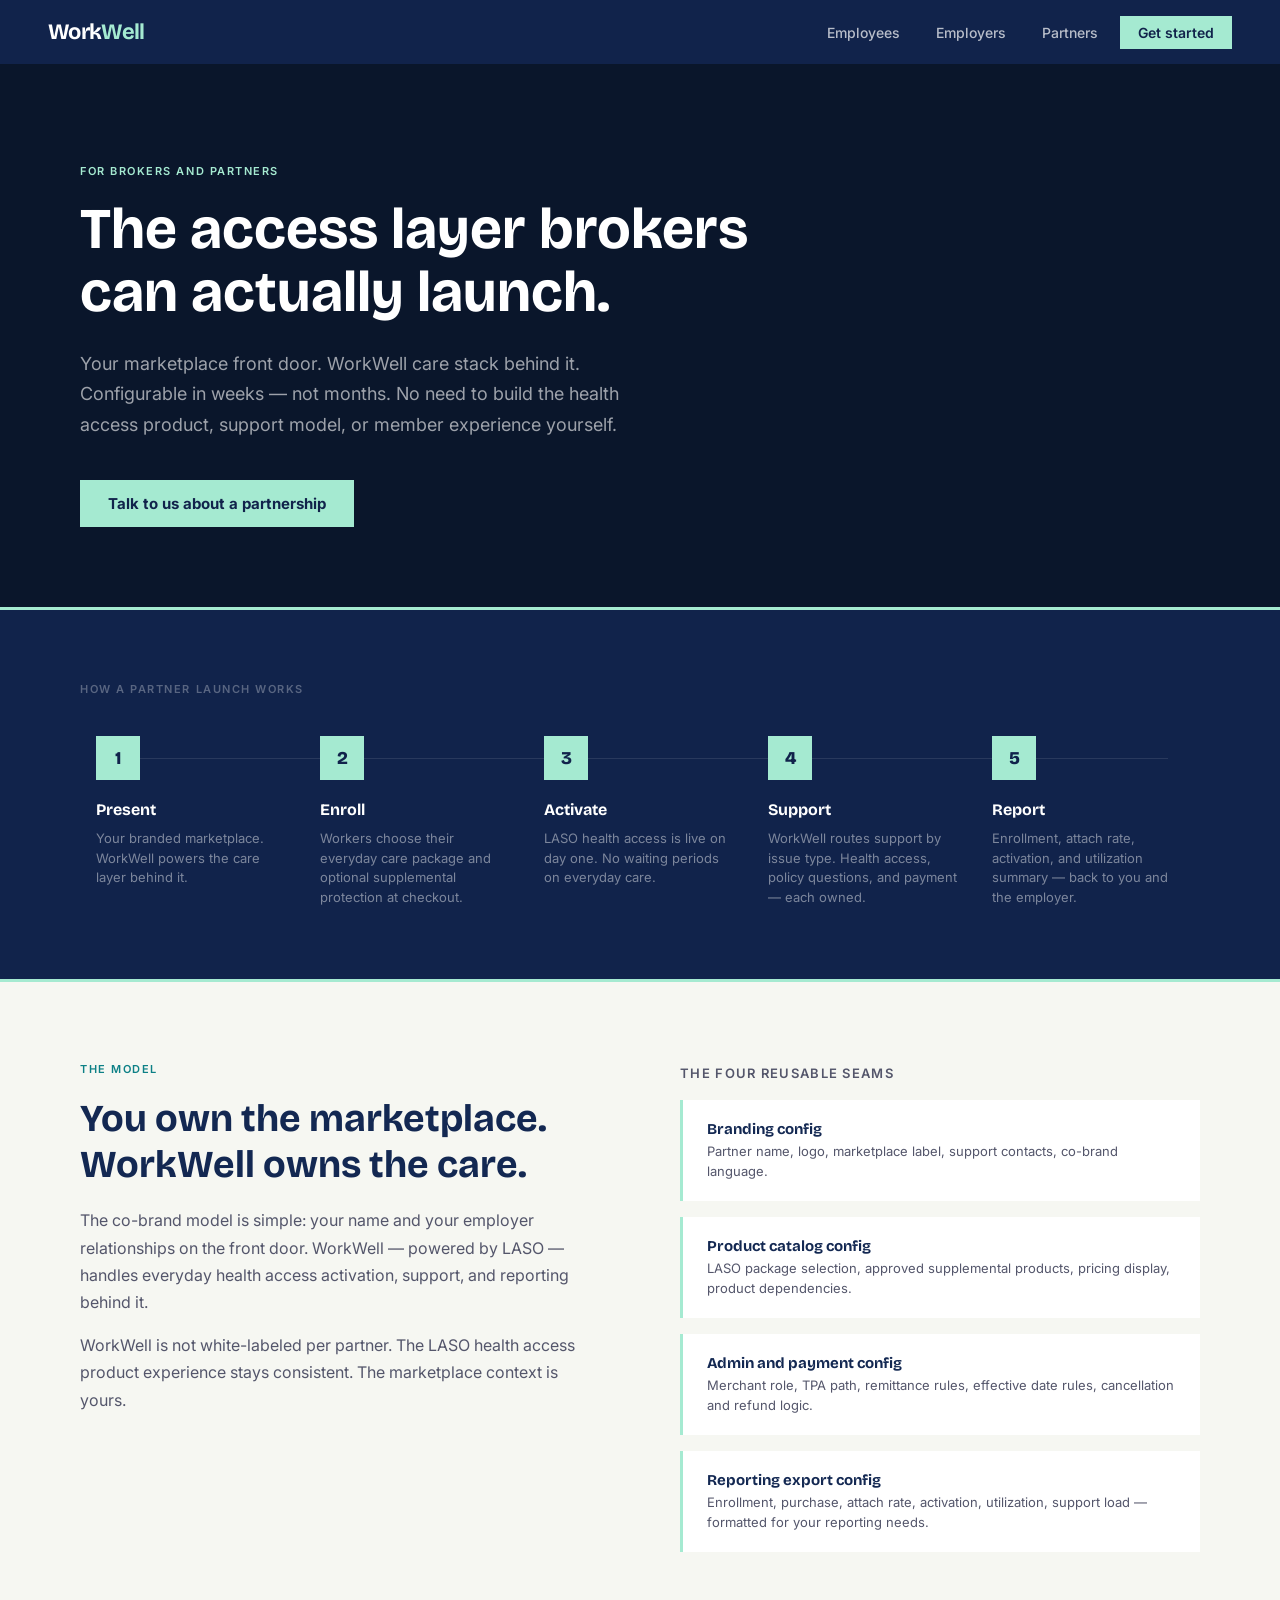
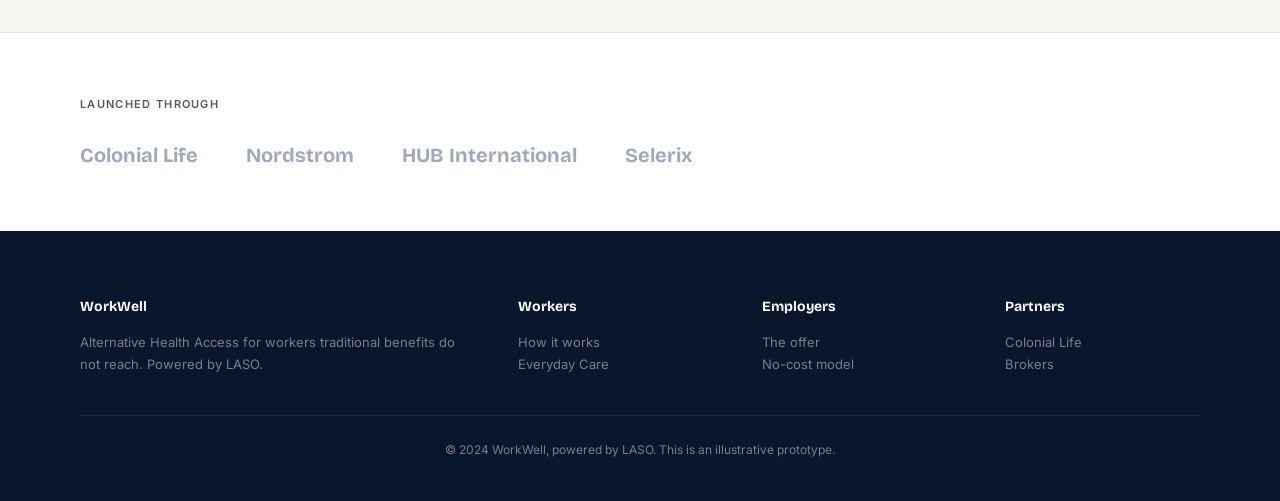
<file: partners.html>
<!DOCTYPE html>
<html lang="en">
<head>
<meta charset="UTF-8">
<meta name="viewport" content="width=device-width, initial-scale=1">
<title>WorkWell for Partners — The access layer brokers can actually launch.</title>
<link rel="stylesheet" href="styles.css">
<style>
.page-hero {
  background: var(--ink);
  padding: 100px 48px 80px;
}
.page-hero .inner { max-width: 1120px; margin: 0 auto; }
.page-hero h1 { font-size: clamp(36px,4.5vw,60px); line-height: 1.1; color: white; max-width: 720px; margin-bottom: 24px; }
.page-hero p { font-size: 18px; line-height: 1.7; color: rgba(255,255,255,0.6); max-width: 560px; margin-bottom: 40px; }

.proof-band {
  background: var(--navy);
  padding: 72px 48px;
  border-top: 3px solid var(--mint);
  border-bottom: 3px solid var(--mint);
}
.proof-band .inner { max-width: 1120px; margin: 0 auto; }
.proof-band .section-label { font-size: 11px; font-weight: 600; letter-spacing: 0.14em; text-transform: uppercase; color: rgba(255,255,255,0.3); margin-bottom: 40px; display: block; }
.proof-steps { display: grid; grid-template-columns: repeat(5, 1fr); gap: 0; position: relative; }
.proof-steps::after {
  content: '';
  position: absolute;
  top: 22px; left: 32px; right: 32px; height: 1px;
  background: rgba(255,255,255,0.1);
}
.proof-step { padding: 0 16px; position: relative; }
.p-num {
  width: 44px; height: 44px;
  background: var(--mint); color: var(--navy);
  font-family: 'Bricolage Grotesque', sans-serif;
  font-size: 18px; font-weight: 800;
  display: flex; align-items: center; justify-content: center;
  margin-bottom: 20px; position: relative; z-index: 1;
}
.proof-step h4 { font-size: 16px; color: white; margin-bottom: 8px; line-height: 1.3; }
.proof-step p { font-size: 13px; color: rgba(255,255,255,0.45); line-height: 1.5; }

.model-band { background: var(--offwhite); padding: 80px 48px; }
.model-band .inner { max-width: 1120px; margin: 0 auto; display: grid; grid-template-columns: 1fr 1fr; gap: 80px; align-items: start; }
.model-band h2 { font-size: clamp(26px,3vw,38px); color: var(--navy-h); margin-bottom: 20px; line-height: 1.2; }
.model-band p { font-size: 16px; color: var(--slate); line-height: 1.7; margin-bottom: 16px; }
.seams-list { list-style: none; display: flex; flex-direction: column; gap: 16px; }
.seams-list li { background: white; padding: 20px 24px; border-left: 3px solid var(--mint); }
.seams-list li h4 { font-size: 15px; color: var(--navy-h); margin-bottom: 4px; }
.seams-list li p { font-size: 13px; color: var(--slate); margin: 0; line-height: 1.5; }

.logos-band { background: white; padding: 64px 48px; border-top: 1px solid var(--border); }
.logos-band .inner { max-width: 1120px; margin: 0 auto; }
.logos-band .label { font-size: 11px; font-weight: 600; letter-spacing: 0.12em; text-transform: uppercase; color: var(--slate); margin-bottom: 32px; display: block; }
.logos-row { display: flex; gap: 48px; align-items: center; flex-wrap: wrap; }
.partner-name { font-family: 'Bricolage Grotesque', sans-serif; font-weight: 700; font-size: 20px; color: var(--navy-h); opacity: 0.4; }

@media (max-width: 768px) {
  .page-hero, .model-band, .logos-band { padding: 56px 24px; }
  .proof-band { padding: 56px 24px; }
  .proof-steps { grid-template-columns: 1fr; gap: 32px; }
  .proof-steps::after { display: none; }
  .model-band .inner { grid-template-columns: 1fr; gap: 40px; }
}
</style>
</head>
<body>
<nav>
  <a href="index.html" class="wordmark">Work<span>Well</span></a>
  <ul>
    <li><a href="employees.html">Employees</a></li>
    <li><a href="employers.html">Employers</a></li>
    <li><a href="partners.html">Partners</a></li>
    <li><a href="#" class="nav-cta">Get started</a></li>
  </ul>
</nav>

<section class="page-hero">
  <div class="inner">
    <span class="kicker">For brokers and partners</span>
    <h1>The access layer brokers can actually launch.</h1>
    <p>Your marketplace front door. WorkWell care stack behind it. Configurable in weeks — not months. No need to build the health access product, support model, or member experience yourself.</p>
    <a href="#" class="btn">Talk to us about a partnership</a>
  </div>
</section>

<section class="proof-band">
  <div class="inner">
    <span class="section-label">How a partner launch works</span>
    <div class="proof-steps">
      <div class="proof-step"><div class="p-num">1</div><h4>Present</h4><p>Your branded marketplace. WorkWell powers the care layer behind it.</p></div>
      <div class="proof-step"><div class="p-num">2</div><h4>Enroll</h4><p>Workers choose their everyday care package and optional supplemental protection at checkout.</p></div>
      <div class="proof-step"><div class="p-num">3</div><h4>Activate</h4><p>LASO health access is live on day one. No waiting periods on everyday care.</p></div>
      <div class="proof-step"><div class="p-num">4</div><h4>Support</h4><p>WorkWell routes support by issue type. Health access, policy questions, and payment — each owned.</p></div>
      <div class="proof-step"><div class="p-num">5</div><h4>Report</h4><p>Enrollment, attach rate, activation, and utilization summary — back to you and the employer.</p></div>
    </div>
  </div>
</section>

<section class="model-band">
  <div class="inner">
    <div>
      <span class="kicker dark">The model</span>
      <h2>You own the marketplace. WorkWell owns the care.</h2>
      <p>The co-brand model is simple: your name and your employer relationships on the front door. WorkWell — powered by LASO — handles everyday health access activation, support, and reporting behind it.</p>
      <p>WorkWell is not white-labeled per partner. The LASO health access product experience stays consistent. The marketplace context is yours.</p>
    </div>
    <div>
      <p style="font-size:13px;font-weight:600;letter-spacing:0.1em;text-transform:uppercase;color:var(--slate);margin-bottom:16px;">The four reusable seams</p>
      <ul class="seams-list">
        <li><h4>Branding config</h4><p>Partner name, logo, marketplace label, support contacts, co-brand language.</p></li>
        <li><h4>Product catalog config</h4><p>LASO package selection, approved supplemental products, pricing display, product dependencies.</p></li>
        <li><h4>Admin and payment config</h4><p>Merchant role, TPA path, remittance rules, effective date rules, cancellation and refund logic.</p></li>
        <li><h4>Reporting export config</h4><p>Enrollment, purchase, attach rate, activation, utilization, support load — formatted for your reporting needs.</p></li>
      </ul>
    </div>
  </div>
</section>

<section class="logos-band">
  <div class="inner">
    <span class="label">Launched through</span>
    <div class="logos-row">
      <span class="partner-name">Colonial Life</span>
      <span class="partner-name">Nordstrom</span>
      <span class="partner-name">HUB International</span>
      <span class="partner-name">Selerix</span>
    </div>
  </div>
</section>

<footer>
  <div class="footer-inner">
    <div><strong>WorkWell</strong><p>Alternative Health Access for workers traditional benefits do not reach. Powered by LASO.</p></div>
    <div><strong>Workers</strong><p><a href="employees.html">How it works</a><br><a href="employees.html">Everyday Care</a></p></div>
    <div><strong>Employers</strong><p><a href="employers.html">The offer</a><br><a href="employers.html">No-cost model</a></p></div>
    <div><strong>Partners</strong><p><a href="partners.html">Colonial Life</a><br><a href="partners.html">Brokers</a></p></div>
  </div>
  <p class="footer-base">© 2024 WorkWell, powered by LASO. This is an illustrative prototype.</p>
</footer>
</body>
</html>
</file>
<file: styles.css>
@import url('https://fonts.googleapis.com/css2?family=Bricolage+Grotesque:opsz,wght@12..96,400;12..96,600;12..96,700;12..96,800&family=Inter:wght@400;500;600&display=swap');

*, *::before, *::after { box-sizing: border-box; margin: 0; padding: 0; }

:root {
  --navy:    #11234B;
  --navy-h:  #132852;
  --ink:     #0A162B;
  --mint:    #A5EAD1;
  --blue:    #2E5DC9;
  --teal:    #0D8086;
  --paper:   #ECF2FD;
  --pale:    #F5F9FF;
  --offwhite:#F6F7F2;
  --slate:   #54566B;
  --border:  #DDDFE4;
}

body {
  font-family: 'Inter', system-ui, sans-serif;
  color: var(--ink);
  background: var(--offwhite);
  -webkit-font-smoothing: antialiased;
}

h1, h2, h3, h4, h5 {
  font-family: 'Bricolage Grotesque', system-ui, sans-serif;
  font-weight: 700;
}

/* NAV */
nav {
  background: var(--navy);
  padding: 0 48px;
  height: 64px;
  display: flex;
  align-items: center;
  justify-content: space-between;
  position: sticky;
  top: 0;
  z-index: 100;
}

.wordmark {
  font-family: 'Bricolage Grotesque', sans-serif;
  font-weight: 700;
  font-size: 22px;
  letter-spacing: -0.03em;
  color: white;
  text-decoration: none;
}
.wordmark span { color: var(--mint); }

nav ul { list-style: none; display: flex; gap: 8px; align-items: center; }

nav ul li a {
  color: rgba(255,255,255,0.7);
  text-decoration: none;
  font-size: 14px;
  font-weight: 500;
  padding: 6px 14px;
  transition: color 0.15s;
}
nav ul li a:hover { color: white; }

.nav-cta {
  background: var(--mint) !important;
  color: var(--navy) !important;
  font-weight: 600 !important;
  padding: 8px 18px !important;
}

/* FOOTER */
footer {
  background: var(--ink);
  color: rgba(255,255,255,0.45);
  padding: 64px 48px 40px;
  font-size: 13px;
  line-height: 1.7;
}
.footer-inner {
  max-width: 1120px;
  margin: 0 auto;
  display: grid;
  grid-template-columns: 2fr 1fr 1fr 1fr;
  gap: 48px;
  padding-bottom: 40px;
  border-bottom: 1px solid rgba(255,255,255,0.08);
  margin-bottom: 24px;
}
footer strong {
  display: block;
  color: white;
  font-family: 'Bricolage Grotesque', sans-serif;
  font-size: 14px;
  margin-bottom: 12px;
}
footer a { color: rgba(255,255,255,0.45); text-decoration: none; }
footer a:hover { color: white; }
.footer-base { font-size: 12px; text-align: center; }

/* UTILITIES */
.inner { max-width: 1120px; margin: 0 auto; }
.kicker {
  font-size: 11px;
  font-weight: 600;
  letter-spacing: 0.14em;
  text-transform: uppercase;
  color: var(--mint);
  margin-bottom: 20px;
  display: block;
}
.kicker.dark { color: var(--teal); }
.btn {
  display: inline-block;
  background: var(--mint);
  color: var(--navy);
  padding: 14px 28px;
  font-weight: 700;
  font-size: 15px;
  text-decoration: none;
  font-family: 'Inter', sans-serif;
  transition: opacity 0.15s;
}
.btn:hover { opacity: 0.9; }
.btn-ghost {
  display: inline-block;
  color: rgba(255,255,255,0.65);
  font-size: 14px;
  text-decoration: none;
  border-bottom: 1px solid rgba(255,255,255,0.3);
  padding-bottom: 2px;
  font-family: 'Inter', sans-serif;
}
.btn-navy {
  background: var(--navy);
  color: white;
}

@media (max-width: 768px) {
  nav { padding: 0 20px; }
  nav ul li:not(:last-child) { display: none; }
  footer { padding: 48px 24px 32px; }
  .footer-inner { grid-template-columns: 1fr 1fr; gap: 24px; }
}
</file>
